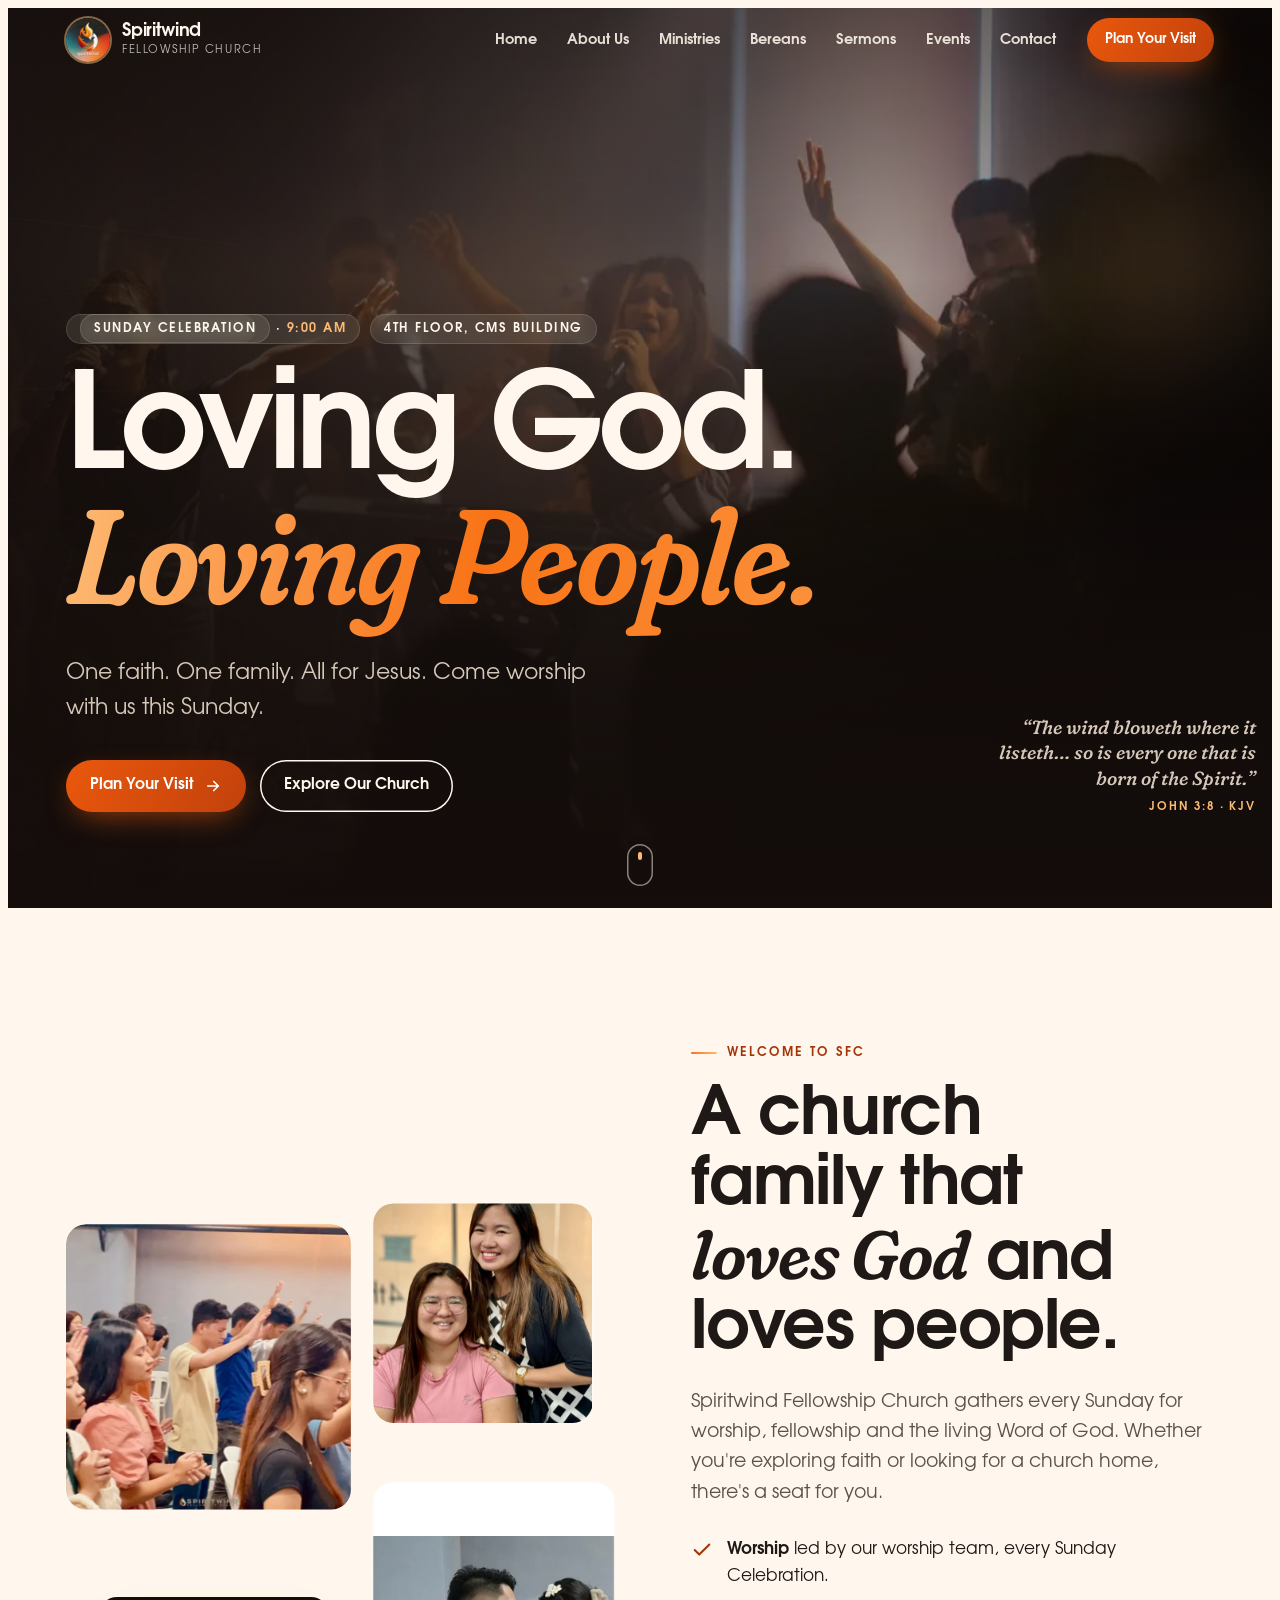
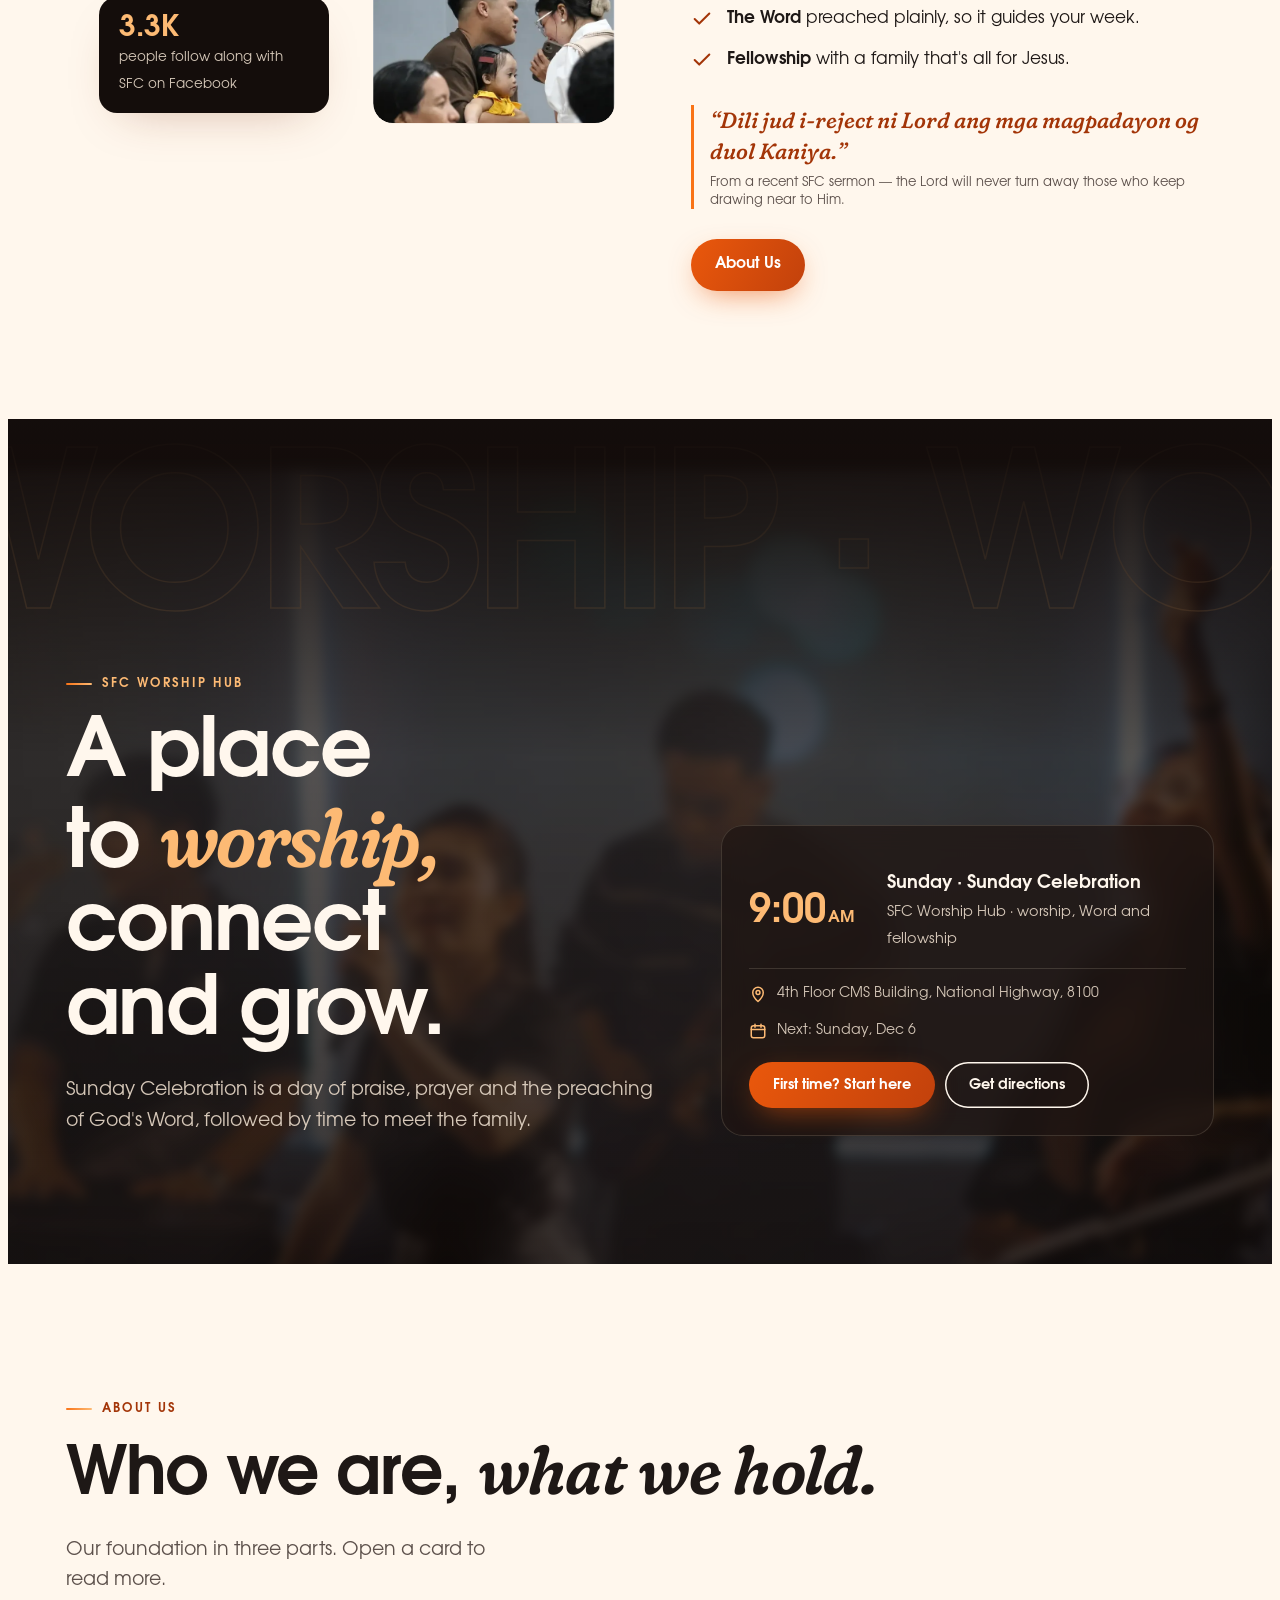
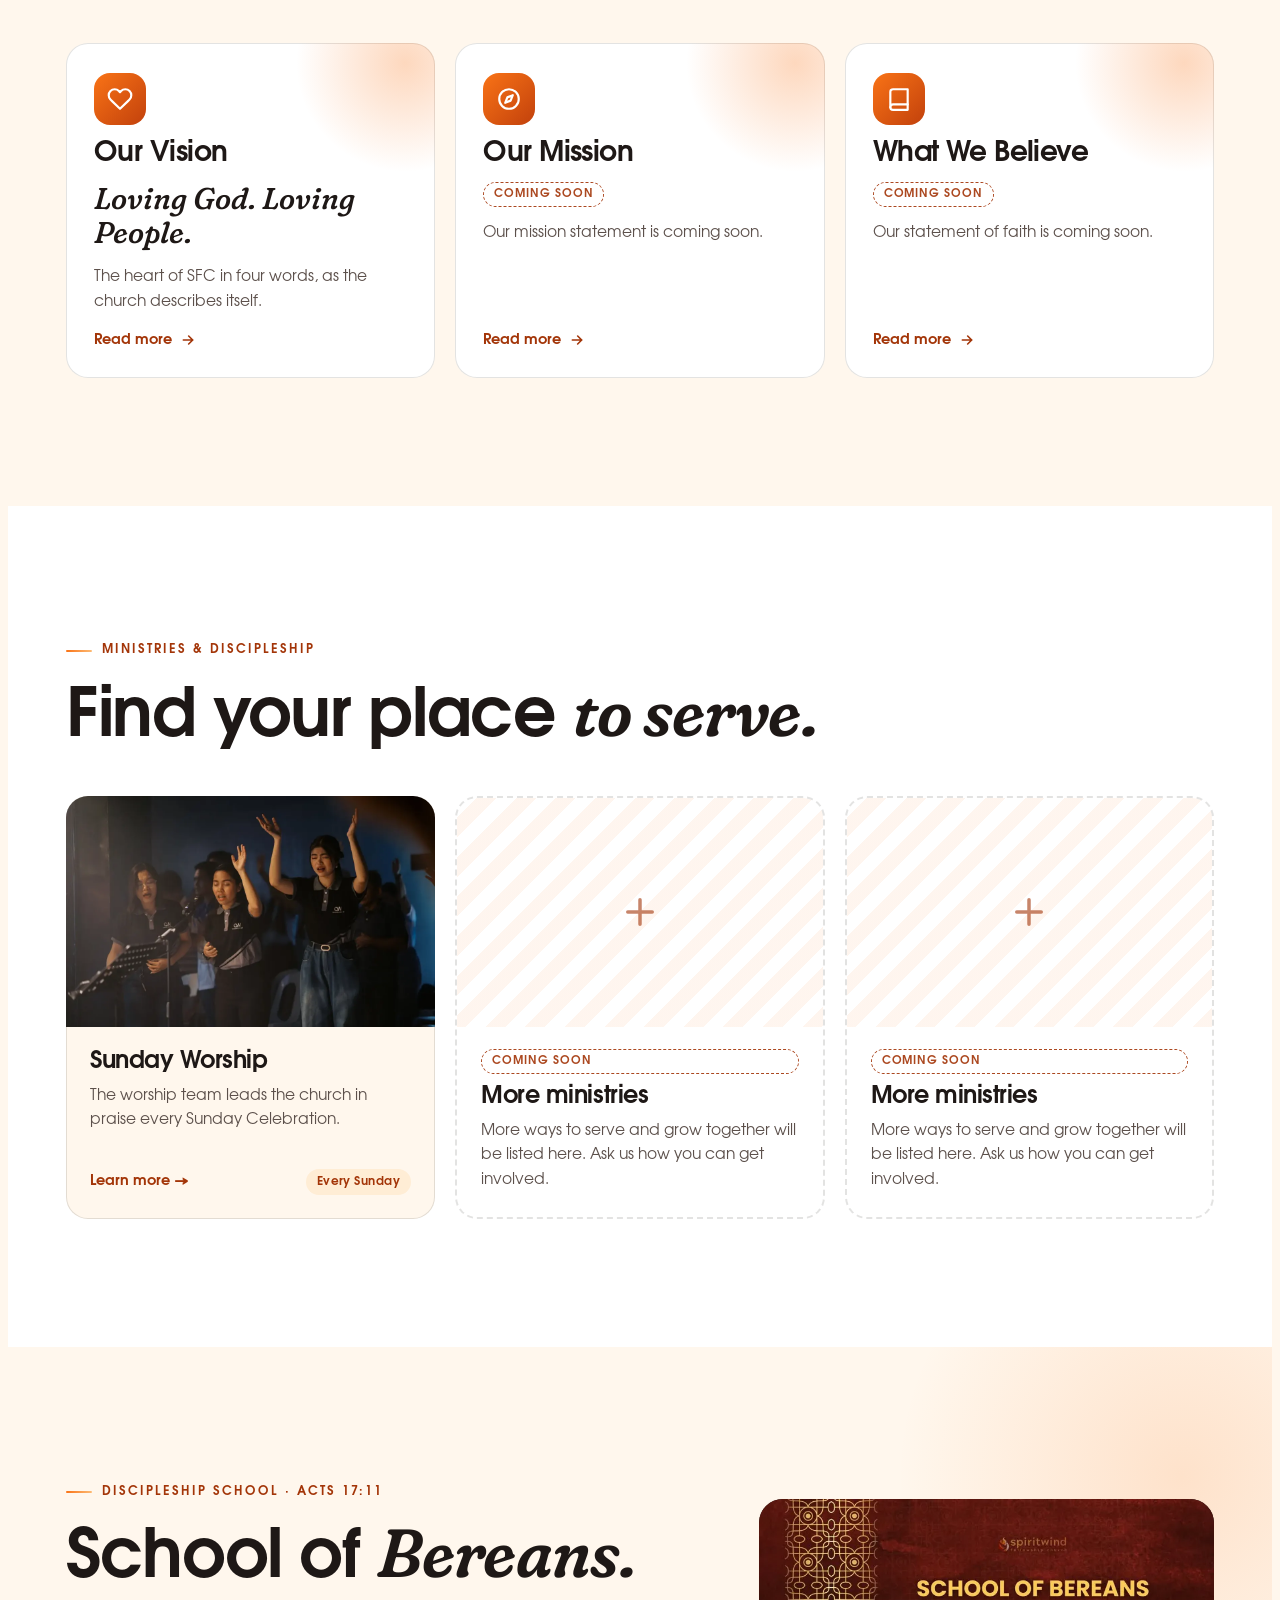
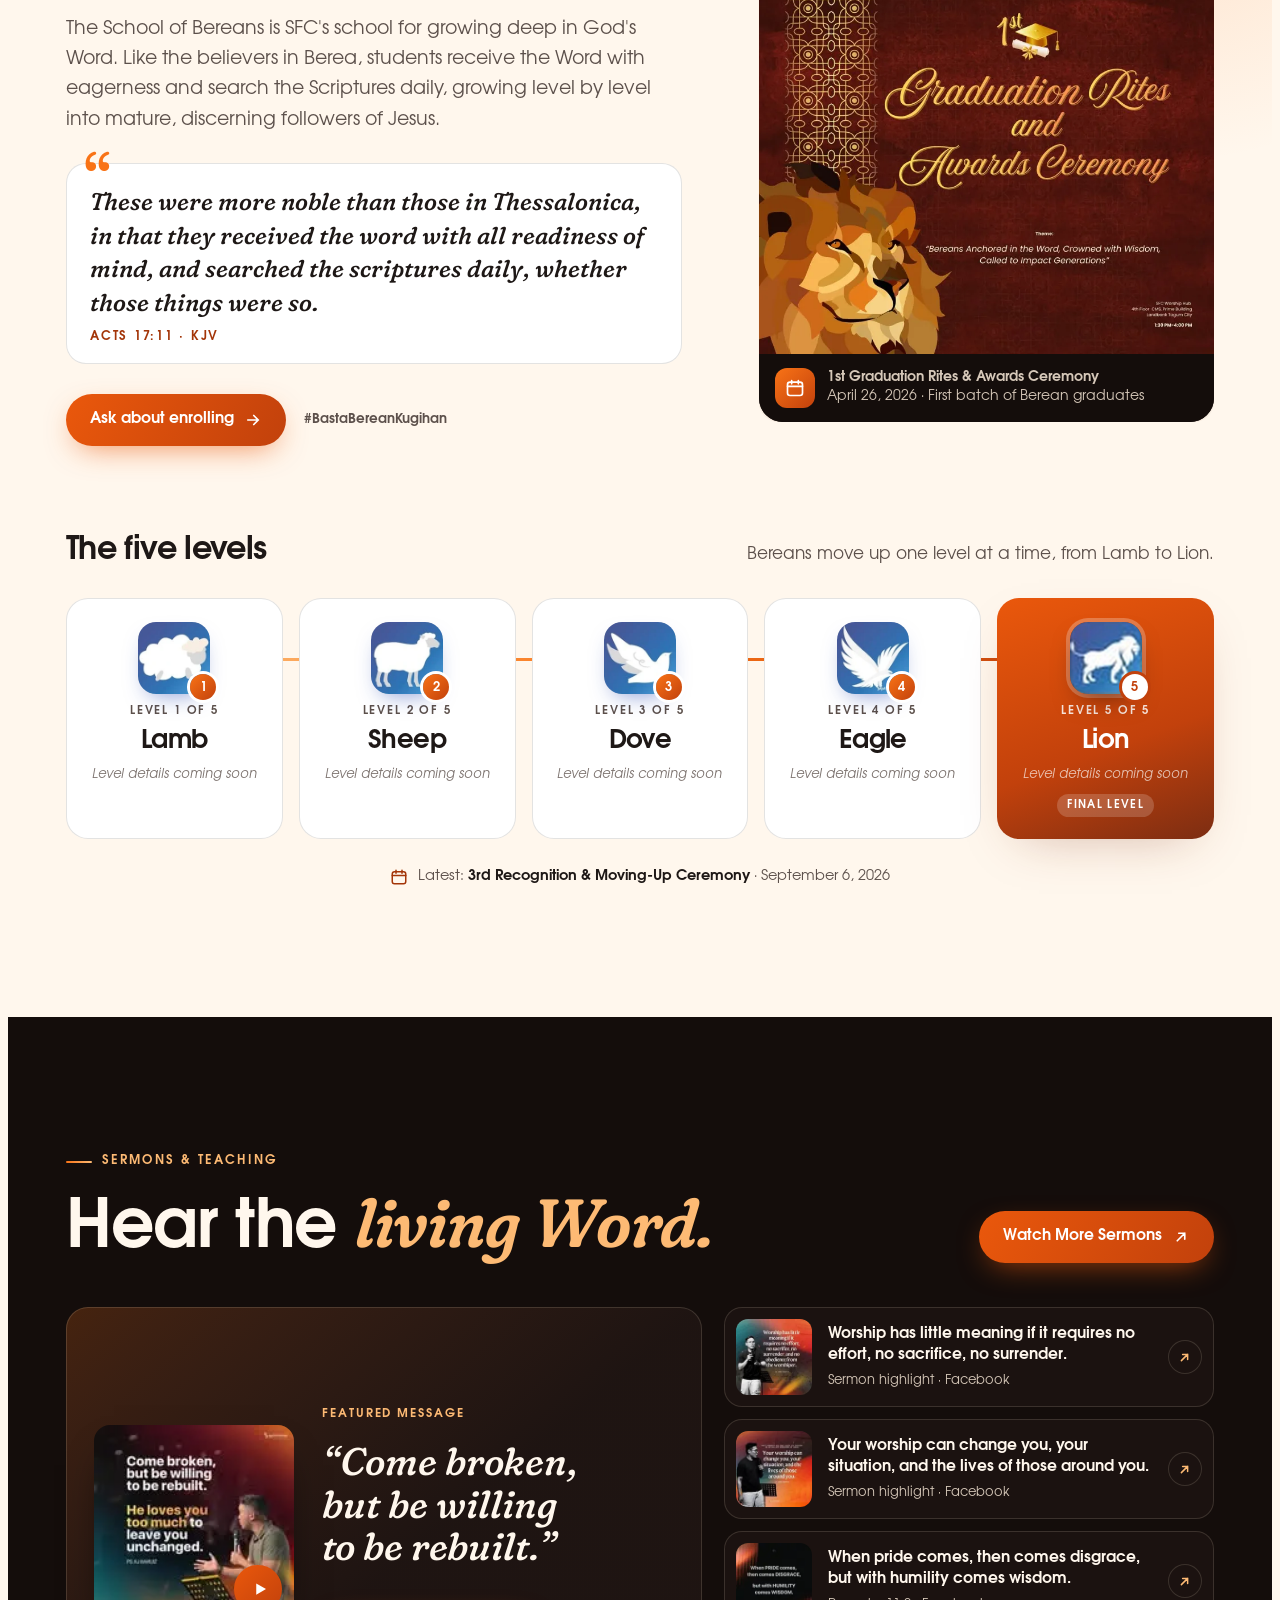
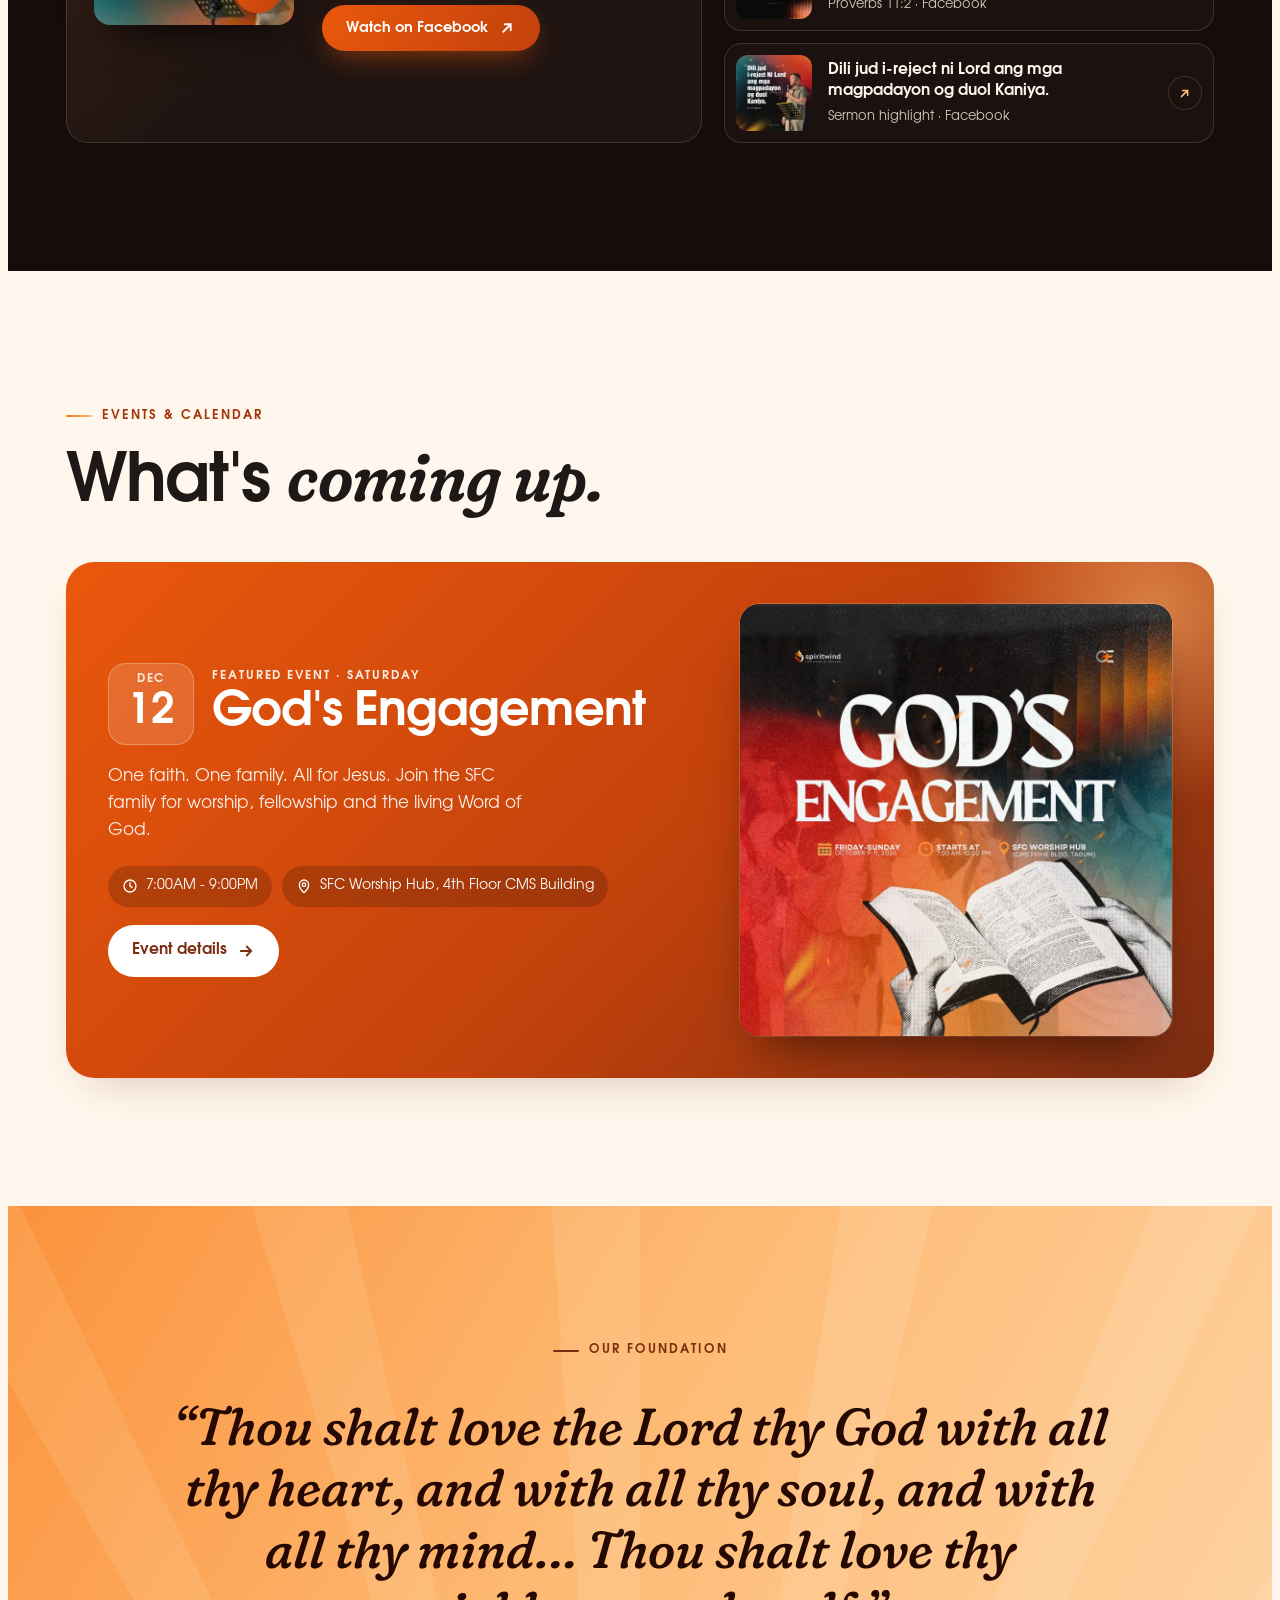
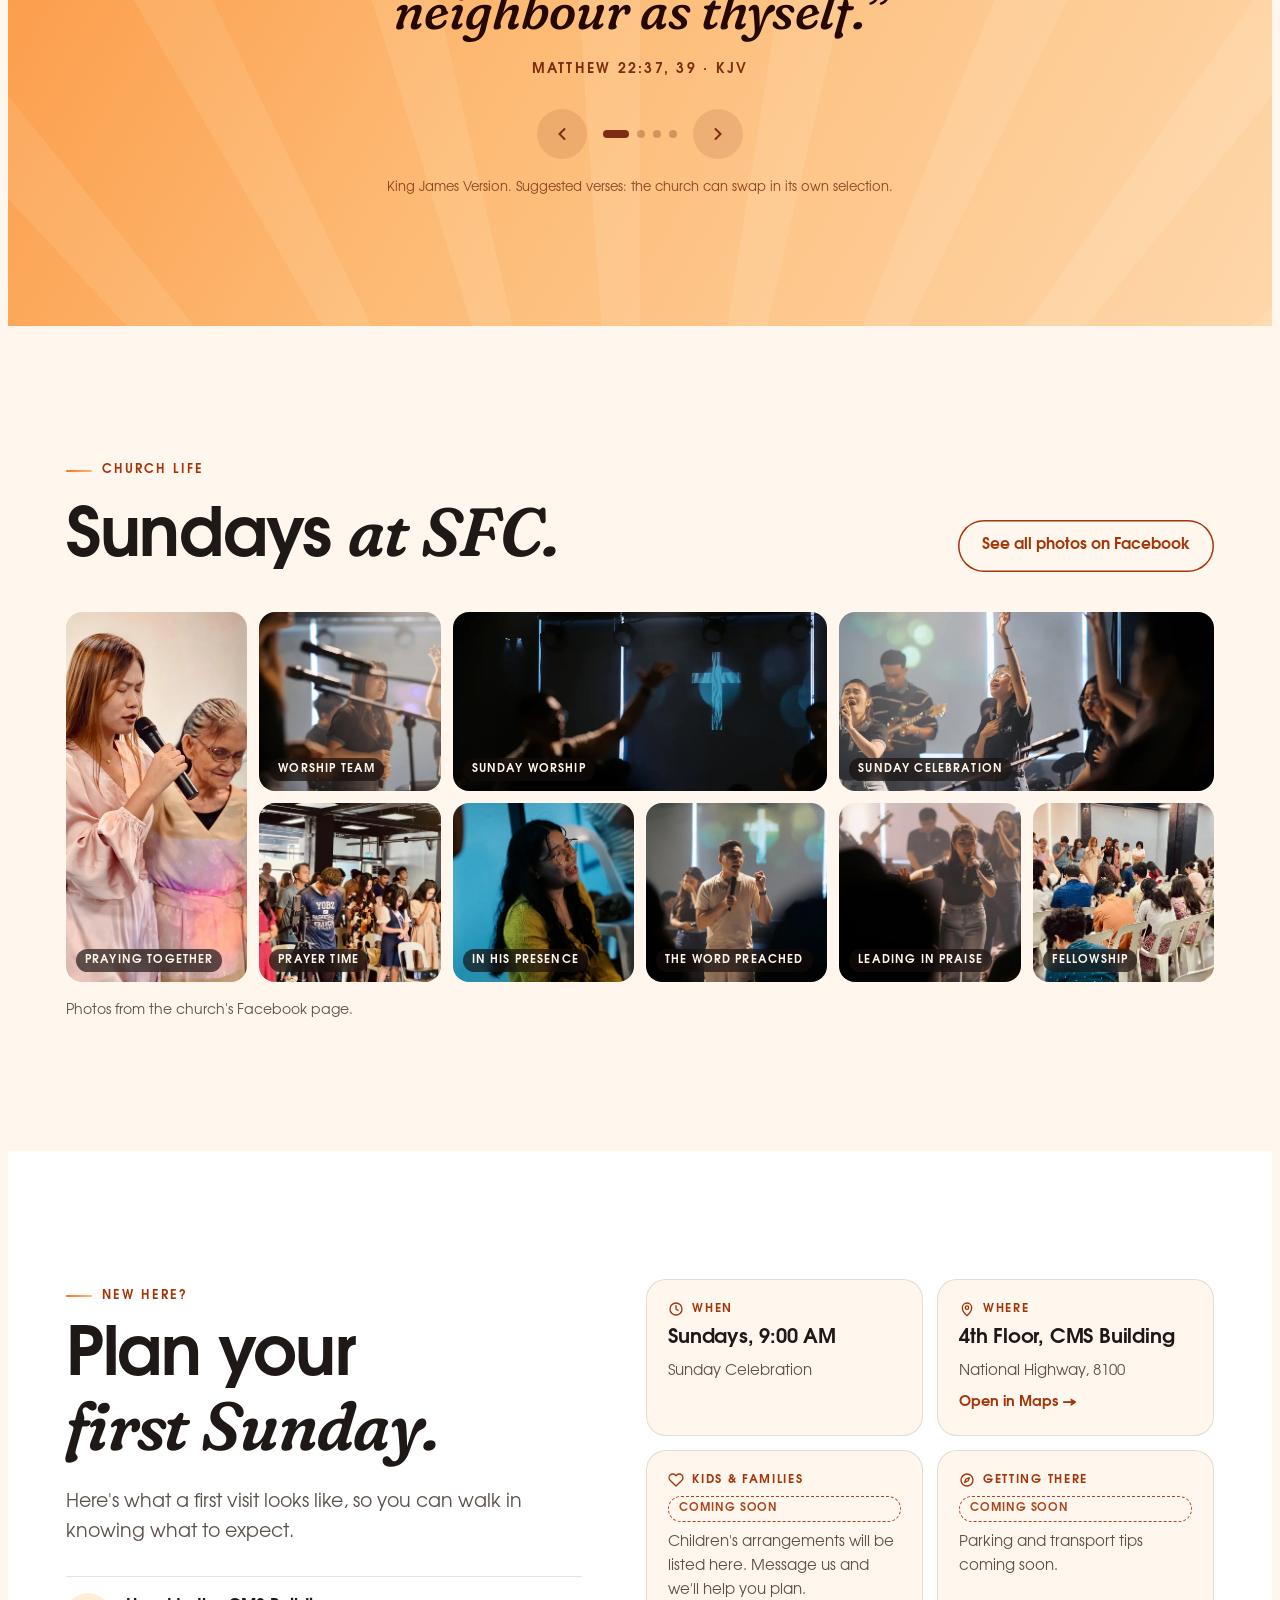
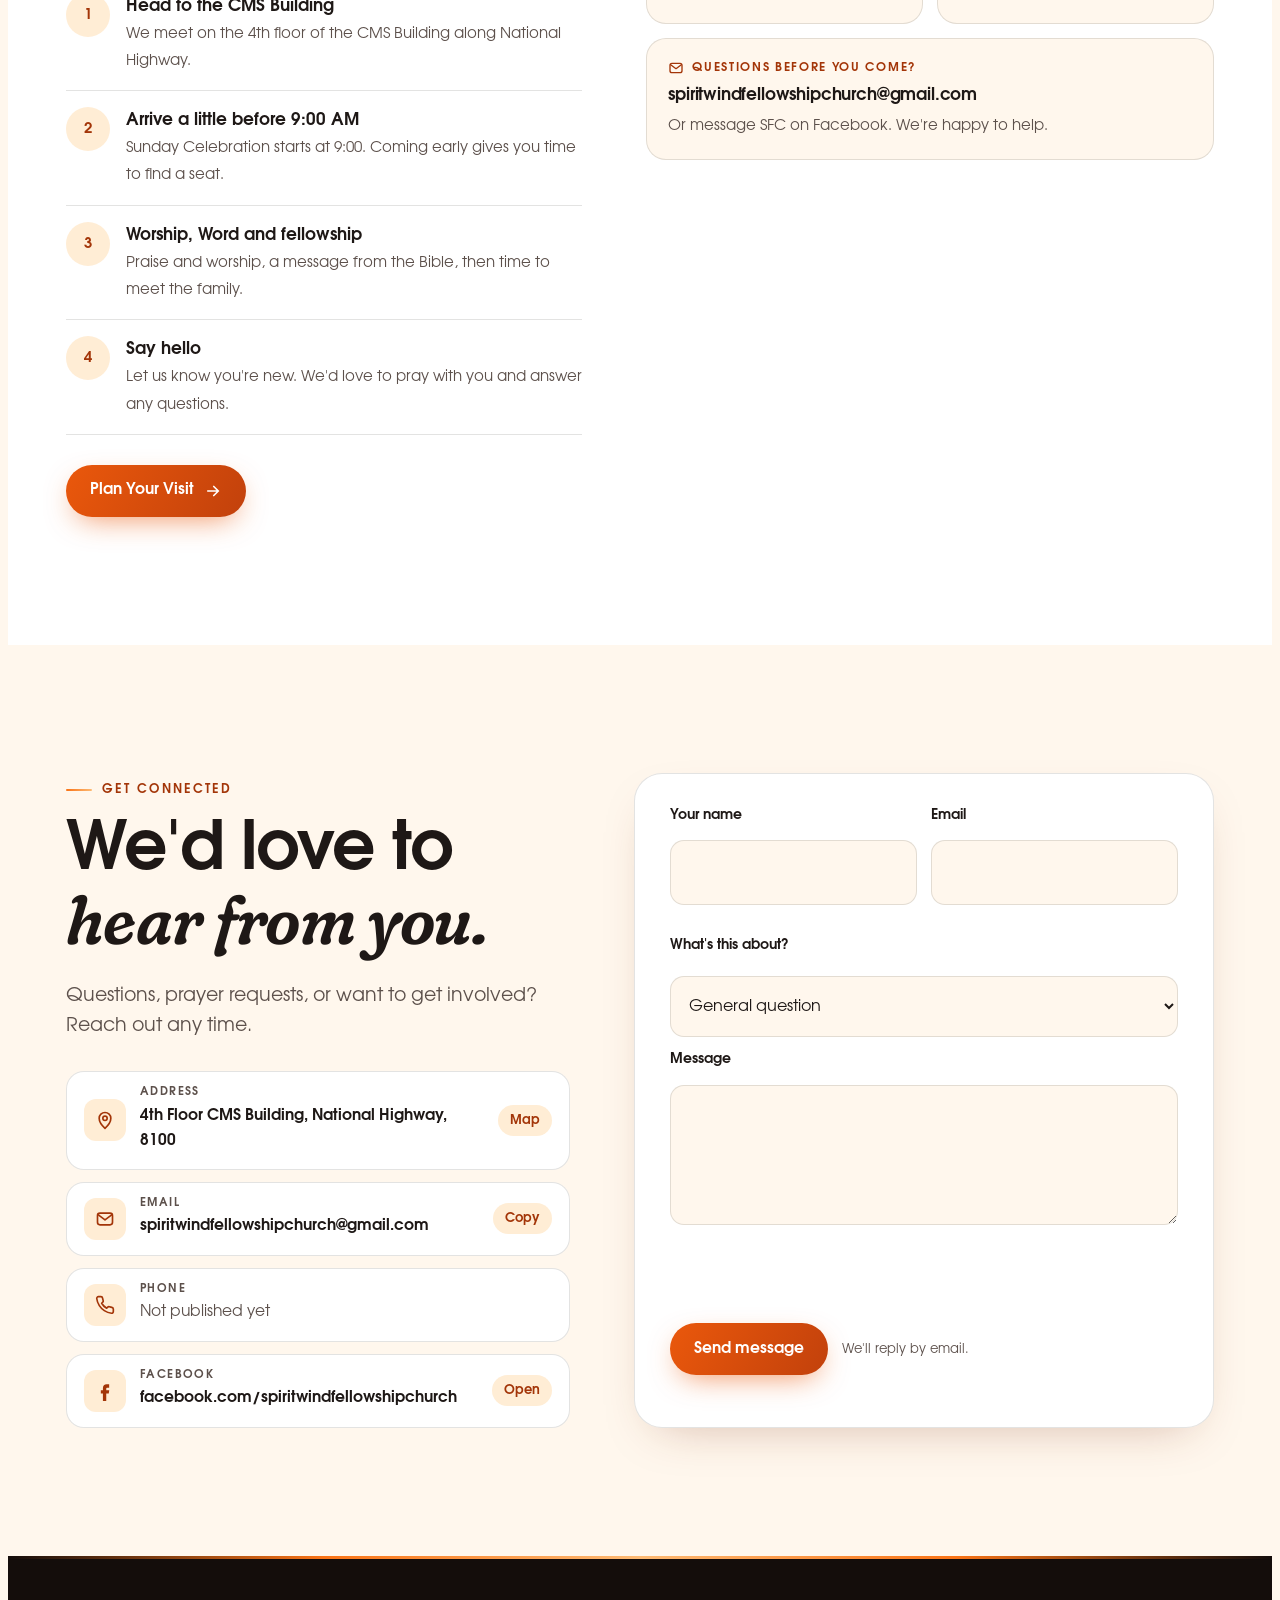
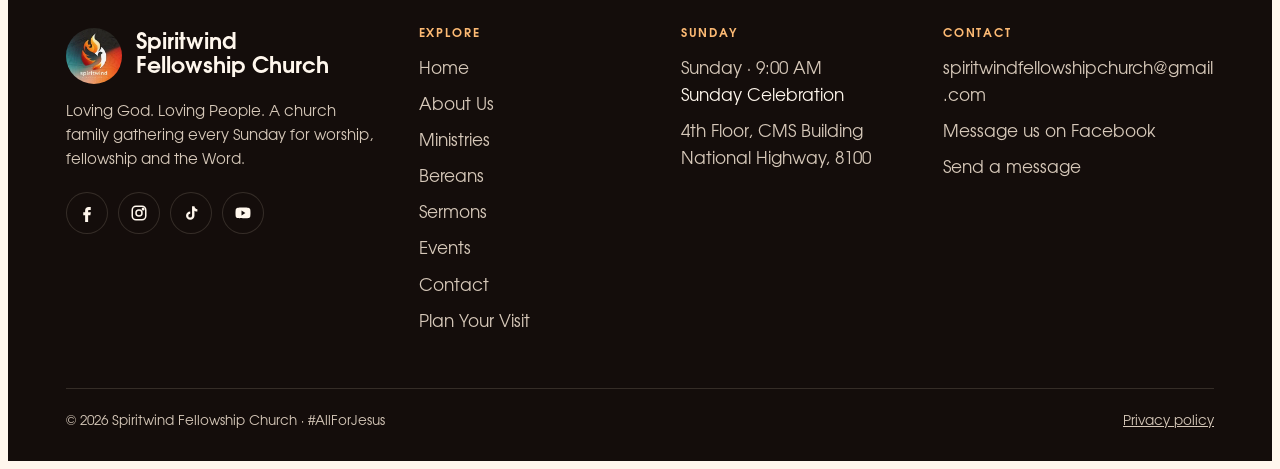
<file: index.html>
<!doctype html>
<html lang="en">
<head>
<meta charset="utf-8">
<meta name="viewport" content="width=device-width, initial-scale=1, viewport-fit=cover">
<title>Spiritwind Fellowship Church · Loving God. Loving People.</title>
<meta name="description" content="Spiritwind Fellowship Church (SFC) — Loving God. Loving People. Join our Sunday Celebration every Sunday at 9:00 AM, 4th Floor CMS Building, National Highway.">
<meta name="theme-color" content="#120E0C">
<!-- Live address. If you add a custom domain, update it here and in sitemap.xml, robots.txt and admin/config.yml -->
<link rel="canonical" href="https://spiritwindfc.github.io/spiritwindfc-web/">
<meta property="og:type" content="website">
<meta property="og:site_name" content="Spiritwind Fellowship Church">
<meta property="og:title" content="Spiritwind Fellowship Church">
<meta property="og:description" content="Loving God. Loving People. Sunday Celebration, 9:00 AM.">
<meta property="og:image" content="https://spiritwindfc.github.io/spiritwindfc-web/assets/img/og-image.jpg">
<meta property="og:url" content="https://spiritwindfc.github.io/spiritwindfc-web/">
<meta name="twitter:card" content="summary_large_image">
<link rel="icon" href="favicon.ico" sizes="any">
<link rel="icon" type="image/png" sizes="32x32" href="assets/icons/favicon-32.png">
<link rel="apple-touch-icon" href="assets/icons/apple-touch-icon.png">
<link rel="manifest" href="site.webmanifest">
<link rel="preload" href="assets/fonts/texgyreadventor-bold.woff2" as="font" type="font/woff2" crossorigin>
<link rel="preload" href="assets/fonts/texgyreadventor-regular.woff2" as="font" type="font/woff2" crossorigin>
<link rel="preload" href="assets/fonts/fraunces-italic.woff2" as="font" type="font/woff2" crossorigin>
<link rel="preload" as="image" href="assets/img/photo-worship-stage-wide.webp">
<link rel="stylesheet" href="assets/css/styles.css">
<script>/* apply the admin's saved "Look & feel" before first paint (set by main.js) */
(function(){try{var t=JSON.parse(localStorage.getItem("sfc-theme")||"null");if(!t)return;var r=document.documentElement;for(var k in t.vars)r.style.setProperty(k,t.vars[k]);if(t.shape==="original")r.setAttribute("data-logo","original");if(t.font){var l=document.createElement("link");l.rel="stylesheet";l.href=t.font;l.setAttribute("data-theme-font","");document.head.appendChild(l);}if(t.logo)document.addEventListener("DOMContentLoaded",function(){[].forEach.call(document.querySelectorAll(".brand img,.fbrand img"),function(i){i.src=t.logo;});});}catch(e){}})();
</script>
<script type="application/ld+json">
{"@context":"https://schema.org","@type":"Church","name":"Spiritwind Fellowship Church","alternateName":"SFC","slogan":"Loving God. Loving People.","url":"https://spiritwindfc.github.io/spiritwindfc-web/","logo":"https://spiritwindfc.github.io/spiritwindfc-web/assets/img/logo.png","email":"spiritwindfellowshipchurch@gmail.com",
 "address":{"@type":"PostalAddress","streetAddress":"4th Floor CMS Building, National Highway","postalCode":"8100","addressCountry":"PH"},
 "sameAs":["https://www.facebook.com/spiritwindfellowshipchurch","https://www.instagram.com/spiritwindfc","https://www.tiktok.com/@spiritwindfc"],
 "event":{"@type":"Event","name":"Sunday Celebration","eventSchedule":{"@type":"Schedule","repeatFrequency":"P1W","byDay":"https://schema.org/Sunday","startTime":"09:00","scheduleTimezone":"Asia/Manila"},"location":{"@type":"Place","name":"CMS Building, 4th Floor","address":"National Highway, 8100"}}}
</script>
</head>
<body>
<a class="skip" href="#welcome">Skip to content</a>
<div class="noscript" id="loadError" hidden>We couldn't load the latest church information. Please refresh the page, or email spiritwindfellowshipchurch@gmail.com.</div>
<noscript><div class="noscript">Turn on JavaScript to see service times, sermons and events. You can also email spiritwindfellowshipchurch@gmail.com.</div></noscript>
<header class="nav" id="nav">
  <div class="wrap">
    <a class="brand" href="#home" aria-label="Spiritwind Fellowship Church — home">
      <img src="assets/img/logo.webp" data-img="logo" alt="" width="44" height="44">
      <span><b>Spiritwind</b><small>Fellowship Church</small></span>
    </a>
    <ul class="links" id="navLinks"></ul>
    <a class="btn btn-primary cta-nav" href="#visit">Plan Your Visit</a>
    <button class="burger" id="burger" aria-label="Open menu" aria-expanded="false" aria-controls="drawer"><span></span><span></span><span></span></button>
  </div>
</header>

<div class="drawer" id="drawer" aria-hidden="true">
  <div class="scrim" data-close></div>
  <div class="panel" role="dialog" aria-modal="true" aria-label="Menu" data-lenis-prevent>
    <button class="close" data-close aria-label="Close menu">×</button>
    <nav id="drawerLinks"></nav>
    <a class="btn btn-primary" href="#visit" data-close>Plan Your Visit</a>
  </div>
</div>

<main id="main">
<!-- HERO -->
<section class="hero" id="home" aria-label="Welcome">
  <div class="layer photo" id="heroPhoto" data-speed="0.35" style="background-image:url('assets/img/photo-worship-stage-wide.webp')"></div>
  <div class="glow a"></div><div class="glow b"></div>
  <canvas id="wind" aria-hidden="true"></canvas>
  <div class="shade"></div>
  <div class="wrap content">
    <div class="meta rv"><span><span id="heroSvc">Sunday Celebration</span> · <b id="heroTime">9:00 AM</b></span><span id="heroPlace">4th Floor, CMS Building</span></div>
    <h1 class="h1 rv"><span class="line" id="heroLine1">Loving God.</span><span class="line"><em id="heroLine2">Loving People.</em></span></h1>
    <p class="sub rv" id="heroSub">One faith. One family. All for Jesus. Come worship with us this Sunday.</p>
    <div class="actions rv">
      <a class="btn btn-primary" href="#visit">Plan Your Visit <svg viewBox="0 0 24 24" fill="none" stroke="currentColor" stroke-width="2.2" stroke-linecap="round"><path d="M5 12h14M13 6l6 6-6 6"/></svg></a>
      <a class="btn btn-ghost" href="#welcome">Explore Our Church</a>
    </div>
  </div>
  <p class="verse" id="heroVerse" data-speed="-0.12">“The wind bloweth where it listeth… so is every one that is born of the Spirit.”<b>John 3:8 · KJV</b></p>
  <a class="scrollcue" href="#welcome" aria-label="Scroll to the welcome section"></a>
</section>

<!-- WELCOME -->
<section class="band welcome" id="welcome">
  <div class="wrap grid">
    <div class="collage">
      <figure class="c1 rv img"><img data-speed="0.06" src="assets/img/photo-worship-congregation.webp" id="welcomePhoto1" alt="The congregation worshiping with hands raised at Sunday Celebration"></figure>
      <figure class="c2 rv img"><img data-speed="-0.08" src="assets/img/photo-fellowship-friends.webp" id="welcomePhoto2" alt="Two church members smiling together after the service"></figure>
      <figure class="c3 rv img"><img data-speed="0.12" src="assets/img/photo-fellowship-family.webp" id="welcomePhoto3" alt="Church family greeting one another, a young family with their little one"></figure>
      <div class="badge"><strong id="followers">3.3K</strong><span>people follow along with SFC on Facebook</span></div>
    </div>
    <div>
      <span class="eyebrow rv">Welcome to SFC</span>
      <h2 class="h2 rv">A church family that <em>loves God</em> and loves people.</h2>
      <p class="lede rv" id="welcomeText">Spiritwind Fellowship Church gathers every Sunday for worship, fellowship and the living Word of God. Whether you're exploring faith or looking for a church home, there's a seat for you.</p>
      <ul class="points rv" id="welcomePoints">
        <li><svg viewBox="0 0 24 24" fill="none" stroke="currentColor" stroke-width="2.2" stroke-linecap="round" stroke-linejoin="round"><path d="M20 6 9 17l-5-5"/></svg><span><b>Worship</b> led by our worship team, every Sunday Celebration.</span></li>
        <li><svg viewBox="0 0 24 24" fill="none" stroke="currentColor" stroke-width="2.2" stroke-linecap="round" stroke-linejoin="round"><path d="M20 6 9 17l-5-5"/></svg><span><b>The Word</b> preached plainly, so it guides your week.</span></li>
        <li><svg viewBox="0 0 24 24" fill="none" stroke="currentColor" stroke-width="2.2" stroke-linecap="round" stroke-linejoin="round"><path d="M20 6 9 17l-5-5"/></svg><span><b>Fellowship</b> with a family that's all for Jesus.</span></li>
      </ul>
      <p class="bisaya rv" id="welcomeQuote">“Dili jud i-reject ni Lord ang mga magpadayon og duol Kaniya.”<small>From a recent SFC sermon — the Lord will never turn away those who keep drawing near to Him.</small></p>
      <div style="margin-top:30px" class="rv"><a class="btn btn-primary" href="#about">About Us</a></div>
    </div>
  </div>
</section>

<!-- WORSHIP -->
<section class="band stage worship" id="worship" aria-labelledby="worshipH">
  <div class="bgimg" id="worshipPhoto" style="background-image:url('assets/img/photo-worship-band.webp')" data-speed="0.25"></div>
  <div class="giant" aria-hidden="true" data-speed="-0.15" data-x="1">WORSHIP · WORSHIP ·</div>
  <div class="wrap grid">
    <div>
      <span class="eyebrow rv">SFC Worship Hub</span>
      <h2 class="rv" id="worshipH" style="margin-top:18px">A place to <em style="font-family:var(--f-serif);font-weight:600;color:var(--amber)">worship,</em> connect and grow.</h2>
      <p class="lede rv" id="worshipText" style="margin-top:22px">Sunday Celebration is a day of praise, prayer and the preaching of God's Word, followed by time to meet the family.</p>
    </div>
    <div class="svc rv" id="services"></div>
  </div>
</section>

<!-- ABOUT -->
<section class="band about" id="about">
  <div class="wrap">
    <div class="head">
      <div><span class="eyebrow rv">About Us</span><h2 class="h2 rv" style="margin-top:16px">Who we are, <em>what we hold.</em></h2></div>
      <p class="lede rv" style="max-width:42ch">Our foundation in three parts. Open a card to read more.</p>
    </div>
    <div class="cards3" id="pillars"></div>
  </div>
</section>

<!-- MINISTRIES -->
<section class="band ministries" id="ministries">
  <div class="wrap">
    <span class="eyebrow rv">Ministries &amp; Discipleship</span>
    <h2 class="h2 rv" style="margin-top:16px">Find your place <em>to serve.</em></h2>
    <div class="mgrid" id="ministryGrid"></div>
  </div>
</section>

<!-- SCHOOL OF BEREANS -->
<section class="band bereans" id="bereans" aria-labelledby="sobH">
  <div class="wrap">
    <div class="sob-head">
      <div class="sob-intro">
        <span class="eyebrow rv">Discipleship School · Acts 17:11</span>
        <h2 class="h2 rv" id="sobH" style="margin-top:16px">School of <em>Bereans.</em></h2>
        <p class="lede rv" id="sobIntro"></p>
        <blockquote class="sob-verse rv" id="sobVerse"></blockquote>
        <div class="sob-actions rv">
          <a class="btn btn-primary" href="#contact" data-inquiry="bereans">Ask about enrolling <svg viewBox="0 0 24 24" fill="none" stroke="currentColor" stroke-width="2.2" stroke-linecap="round"><path d="M5 12h14M13 6l6 6-6 6"/></svg></a>
          <span class="sob-tag" id="sobTag"></span>
        </div>
      </div>
      <figure class="sob-poster rv img">
        <img id="sobPoster" src="assets/img/sob-graduation-poster.webp" alt="School of Bereans 1st Graduation Rites and Awards Ceremony poster, with a golden lion">
        <figcaption id="sobMilestone"></figcaption>
      </figure>
    </div>

    <div class="sob-journey">
      <div class="sob-jhead rv"><h3>The five levels</h3><p>Bereans move up one level at a time, from Lamb to Lion.</p></div>
      <ol class="sob-track" id="sobLevels"></ol>
      <p class="sob-latest rv" id="sobLatest"></p>
    </div>
  </div>
</section>

<!-- SERMONS -->
<section class="band stage sermons" id="sermons">
  <div class="wrap">
    <div class="head">
      <div><span class="eyebrow rv">Sermons &amp; Teaching</span><h2 class="h2 rv" style="margin-top:16px">Hear the <em style="color:var(--amber)">living Word.</em></h2></div>
      <a class="btn btn-primary rv" id="moreSermons" href="#" target="_blank" rel="noopener">Watch More Sermons <svg viewBox="0 0 24 24" fill="none" stroke="currentColor" stroke-width="2.2" stroke-linecap="round"><path d="M7 17 17 7M9 7h8v8"/></svg></a>
    </div>
    <div class="sgrid">
      <article class="feat rv" id="featSermon"></article>
      <div class="slist" id="sermonList"></div>
    </div>
  </div>
</section>

<!-- EVENTS -->
<section class="band events" id="events">
  <div class="wrap">
    <span class="eyebrow rv">Events &amp; Calendar</span>
    <h2 class="h2 rv" style="margin-top:16px">What's <em>coming up.</em></h2>
    <div class="egrid" id="eventGrid"></div>
  </div>
</section>

<!-- SCRIPTURE -->
<section class="band scripture" id="scripture" aria-roledescription="carousel" aria-label="Scripture">
  <div class="rays" data-speed="0.18"></div>
  <div class="wrap">
    <span class="eyebrow">Our Foundation</span>
    <div class="vstage" aria-live="polite">
      <div><p class="vtext" id="vText"></p><div class="vref" id="vRef"></div></div>
    </div>
    <div class="vctl">
      <button id="vPrev" aria-label="Previous verse"><svg viewBox="0 0 24 24" fill="none" stroke="currentColor" stroke-width="2.4" stroke-linecap="round"><path d="M15 6l-6 6 6 6"/></svg></button>
      <div class="dots" id="vDots" aria-hidden="true"></div>
      <button id="vNext" aria-label="Next verse"><svg viewBox="0 0 24 24" fill="none" stroke="currentColor" stroke-width="2.4" stroke-linecap="round"><path d="M9 6l6 6-6 6"/></svg></button>
    </div>
    <p class="note">King James Version. Suggested verses: the church can swap in its own selection.</p>
  </div>
</section>

<!-- GALLERY -->
<section class="band gallery" id="gallery">
  <div class="wrap">
    <div class="head">
      <div><span class="eyebrow rv">Church Life</span><h2 class="h2 rv" style="margin-top:16px">Sundays <em>at SFC.</em></h2></div>
      <a class="btn btn-ghost rv" id="fbPhotos" href="#" target="_blank" rel="noopener" style="color:var(--otext)">See all photos on Facebook</a>
    </div>
    <div class="ggrid" id="galleryGrid"></div>
    <p class="note">Photos from the church's Facebook page.</p>
  </div>
</section>

<!-- VISIT -->
<section class="band visit" id="visit">
  <div class="wrap vgrid">
    <div>
      <span class="eyebrow rv">New Here?</span>
      <h2 class="h2 rv" style="margin-top:16px">Plan your <em>first Sunday.</em></h2>
      <p class="lede rv" style="margin-top:20px">Here's what a first visit looks like, so you can walk in knowing what to expect.</p>
      <ol class="steps rv" id="visitSteps"></ol>
      <a class="btn btn-primary rv" href="#contact" data-inquiry="visit">Plan Your Visit <svg viewBox="0 0 24 24" fill="none" stroke="currentColor" stroke-width="2.2" stroke-linecap="round"><path d="M5 12h14M13 6l6 6-6 6"/></svg></a>
    </div>
    <div class="vcards rv" id="visitCards"></div>
  </div>
</section>

<!-- CONTACT -->
<section class="band contact" id="contact">
  <div class="wrap cgrid">
    <div>
      <span class="eyebrow rv">Get Connected</span>
      <h2 class="h2 rv" style="margin-top:16px">We'd love to <em>hear from you.</em></h2>
      <p class="lede rv" style="margin-top:20px">Questions, prayer requests, or want to get involved? Reach out any time.</p>
      <div class="clist rv" id="contactList"></div>
    </div>
    <form class="card rv" id="cform" name="contact" method="POST" data-netlify="true" netlify-honeypot="website" novalidate>
      <input type="hidden" name="form-name" value="contact">
      <div class="frow">
        <div class="field"><label for="f-name">Your name</label><input id="f-name" name="name" autocomplete="name" required maxlength="80"><span class="err" id="e-name"></span></div>
        <div class="field"><label for="f-email">Email</label><input id="f-email" name="email" type="email" autocomplete="email" required maxlength="120"><span class="err" id="e-email"></span></div>
      </div>
      <div class="field"><label for="f-topic">What's this about?</label>
        <select id="f-topic" name="topic"></select></div>
      <div class="field"><label for="f-msg">Message</label><textarea id="f-msg" name="message" required maxlength="2000"></textarea><span class="err" id="e-msg"></span></div>
      <div class="hp" aria-hidden="true"><label for="f-web">Leave this empty</label><input id="f-web" name="website" tabindex="-1" autocomplete="off"></div>
      <div id="fstatus" role="status" aria-live="polite"></div>
      <div style="display:flex;gap:14px;align-items:center;flex-wrap:wrap"><button class="btn btn-primary" type="submit">Send message</button><span class="fnote">We'll reply by email.</span></div>
    </form>
  </div>
</section>
</main>

<footer>
  <div class="wrap">
    <div class="fgrid">
      <div>
        <div class="fbrand"><img src="assets/img/logo.webp" data-img="logo" alt="Spiritwind Fellowship Church logo"><b>Spiritwind<br>Fellowship Church</b></div>
        <p>Loving God. Loving People. A church family gathering every Sunday for worship, fellowship and the Word.</p>
        <div class="socials" id="socials"></div>
      </div>
      <div><h4>Explore</h4><ul id="footLinks"></ul></div>
      <div><h4>Sunday</h4><ul id="footSvc"></ul></div>
      <div><h4>Contact</h4><ul id="footContact"></ul></div>
    </div>
    <div class="fbottom"><span>© <span id="yr"></span> Spiritwind Fellowship Church · #AllForJesus</span><span><a href="privacy.html" style="color:var(--stage-muted)">Privacy policy</a></span></div>
  </div>
</footer>

<dialog id="dlg"><div class="modal" id="dlgBody" data-lenis-prevent></div></dialog>
<dialog id="lbx" aria-label="Photo viewer"><div class="lb">
  <button class="x" id="lbClose" aria-label="Close photo viewer">×</button>
  <img id="lbImg" alt="">
  <button class="nav-b prev" id="lbPrev" aria-label="Previous photo"><svg viewBox="0 0 24 24" fill="none" stroke="currentColor" stroke-width="2.4" stroke-linecap="round"><path d="M15 6l-6 6 6 6"/></svg></button>
  <button class="nav-b next" id="lbNext" aria-label="Next photo"><svg viewBox="0 0 24 24" fill="none" stroke="currentColor" stroke-width="2.4" stroke-linecap="round"><path d="M9 6l6 6-6 6"/></svg></button>
  <div class="cap"><span id="lbCap"></span><span id="lbCount"></span></div>
</div></dialog>
<div class="toast" id="toast" role="status"></div>

<script src="assets/js/vendor/lenis.min.js"></script>
<script src="assets/js/main.js"></script>
</body>
</html>
</file>
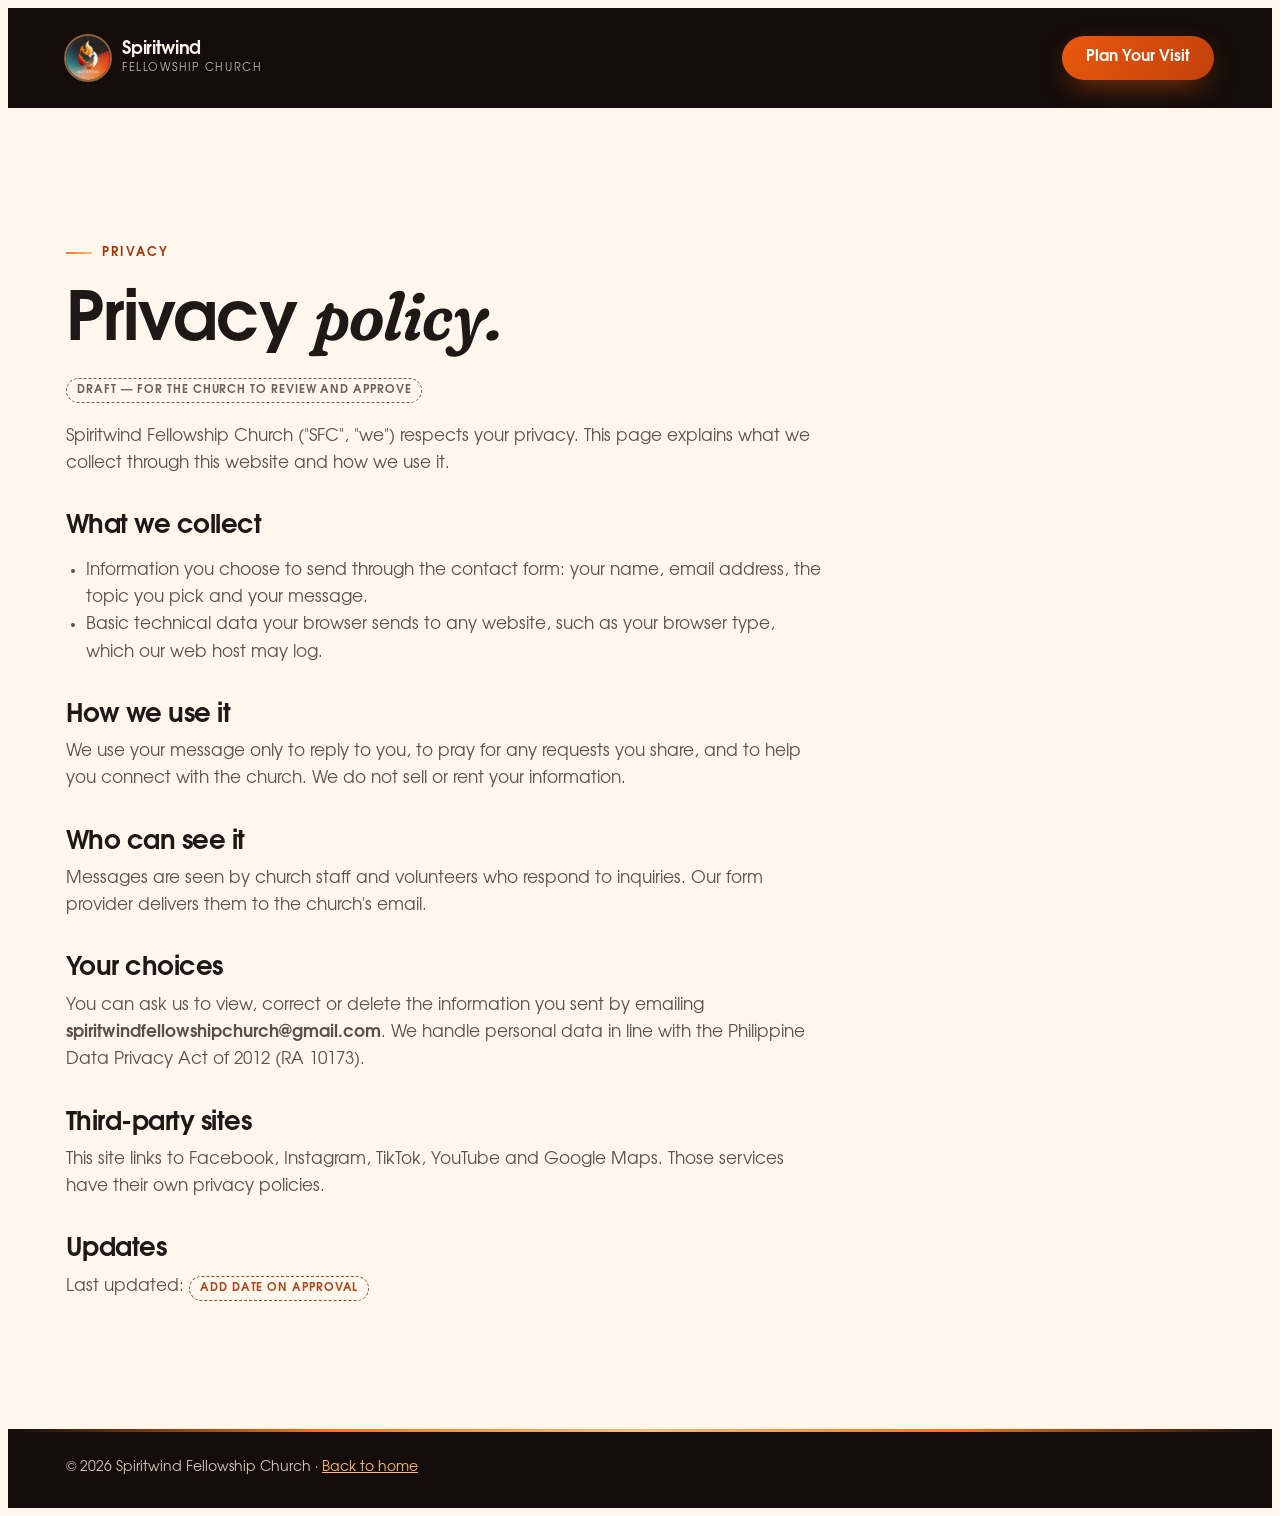
<file: privacy.html>
<!doctype html>
<html lang="en">
<head>
<meta charset="utf-8">
<meta name="viewport" content="width=device-width, initial-scale=1, viewport-fit=cover">
<title>Privacy Policy · Spiritwind Fellowship Church</title>
<meta name="robots" content="index,follow">
<link rel="icon" href="favicon.ico" sizes="any">
<link rel="apple-touch-icon" href="assets/icons/apple-touch-icon.png">
<link rel="stylesheet" href="assets/css/styles.css">
<script>/* apply the admin's saved "Look & feel" before first paint (set by main.js) */
(function(){try{var t=JSON.parse(localStorage.getItem("sfc-theme")||"null");if(!t)return;var r=document.documentElement;for(var k in t.vars)r.style.setProperty(k,t.vars[k]);if(t.shape==="original")r.setAttribute("data-logo","original");if(t.font){var l=document.createElement("link");l.rel="stylesheet";l.href=t.font;l.setAttribute("data-theme-font","");document.head.appendChild(l);}if(t.logo)document.addEventListener("DOMContentLoaded",function(){[].forEach.call(document.querySelectorAll(".brand img,.fbrand img"),function(i){i.src=t.logo;});});}catch(e){}})();
</script>
<style>
.page-top{background:var(--stage); color:var(--stage-ink); padding-block:calc(28px + env(safe-area-inset-top,0px)) 28px}
.page-top .wrap{display:flex; justify-content:space-between; align-items:center; gap:16px}
.doc{max-width:760px} .doc h2{font-size:26px; margin:36px 0 10px} .doc p,.doc li{color:var(--muted)} .doc ul{padding-left:20px}
</style>
</head>
<body>
<header class="page-top"><div class="wrap">
  <a class="brand" href="./"><img src="assets/img/logo.webp" alt="" width="44" height="44"><span><b>Spiritwind</b><small>Fellowship Church</small></span></a>
  <a class="btn btn-primary" href="./#visit" style="--h:44px">Plan Your Visit</a>
</div></header>
<main class="band"><div class="wrap"><div class="doc">
<span class="eyebrow">Privacy</span>
<h1 class="h2" style="margin:18px 0 18px">Privacy <em>policy.</em></h1>
<p class="todo" style="margin-bottom:20px">Draft — for the church to review and approve</p>
<p>Spiritwind Fellowship Church ("SFC", "we") respects your privacy. This page explains what we collect through this website and how we use it.</p>
<h2>What we collect</h2>
<ul><li>Information you choose to send through the contact form: your name, email address, the topic you pick and your message.</li><li>Basic technical data your browser sends to any website, such as your browser type, which our web host may log.</li></ul>
<h2>How we use it</h2>
<p>We use your message only to reply to you, to pray for any requests you share, and to help you connect with the church. We do not sell or rent your information.</p>
<h2>Who can see it</h2>
<p>Messages are seen by church staff and volunteers who respond to inquiries. Our form provider delivers them to the church's email.</p>
<h2>Your choices</h2>
<p>You can ask us to view, correct or delete the information you sent by emailing <b style="user-select:all">spiritwindfellowshipchurch@gmail.com</b>. We handle personal data in line with the Philippine Data Privacy Act of 2012 (RA 10173).</p>
<h2>Third-party sites</h2>
<p>This site links to Facebook, Instagram, TikTok, YouTube and Google Maps. Those services have their own privacy policies.</p>
<h2>Updates</h2>
<p>Last updated: <span class="todo">Add date on approval</span></p>
</div></div></main>
<footer style="padding-block:28px calc(28px + env(safe-area-inset-bottom,0px))"><div class="wrap" style="color:var(--stage-muted);font-size:14px">© <span id="yr"></span> Spiritwind Fellowship Church · <a href="./" style="color:var(--amber)">Back to home</a></div></footer>
<script>document.getElementById("yr").textContent=new Date().getFullYear();</script>
</body>
</html>
</file>
<file: assets/css/styles.css>
/* Spiritwind Fellowship Church — main stylesheet
   Layout concept: a Sunday morning in one scroll — dark "sanctuary" bands (hero, worship, sermons) alternate with warm daylight bands; a slow wind of amber light threads through the hero. */
/* ---------- Typefaces (self-hosted, see assets/fonts/ for licenses) ----------
   Avant Garde Gothic → TeX Gyre Adventor (free version of ITC Avant Garde Gothic, GUST Font License)
   Cooper BT          → Fraunces "Soft" (free soft serif inspired by Cooper, SIL OFL)
   If the church licenses the real ITC Avant Garde Gothic / Cooper BT webfonts, point these
   @font-face src lines at those files and keep the family names the same. */
@font-face{font-family:"SFC Avant"; src:url("../fonts/texgyreadventor-regular.woff2") format("woff2"); font-weight:400; font-style:normal; font-display:swap}
@font-face{font-family:"SFC Avant"; src:url("../fonts/texgyreadventor-bold.woff2") format("woff2"); font-weight:700; font-style:normal; font-display:swap}
@font-face{font-family:"SFC Avant"; src:url("../fonts/texgyreadventor-italic.woff2") format("woff2"); font-weight:400; font-style:italic; font-display:swap}
@font-face{font-family:"SFC Avant"; src:url("../fonts/texgyreadventor-bolditalic.woff2") format("woff2"); font-weight:700; font-style:italic; font-display:swap}
@font-face{font-family:"SFC Cooper"; src:url("../fonts/fraunces-normal.woff2") format("woff2"); font-weight:100 900; font-style:normal; font-display:swap}
@font-face{font-family:"SFC Cooper"; src:url("../fonts/fraunces-italic.woff2") format("woff2"); font-weight:100 900; font-style:italic; font-display:swap}

:root{
  /* Brand color scale (default: Spiritwind orange). The website admin can switch it under
     "Look & feel"; main.js then overrides --p-50 … --p-950 on <html>. Everything else derives from it. */
  --p-50:#FFF7ED; --p-100:#FFEDD5; --p-200:#FED7AA; --p-300:#FDBA74; --p-400:#FB923C; --p-500:#F97316;
  --p-600:#EA580C; --p-700:#C2410C; --p-800:#9A3412; --p-900:#7C2D12; --p-950:#431407;
  --p-deep:color-mix(in oklab, var(--p-950) 70%, black);
  --orange:var(--p-500); --burnt:var(--p-700); --amber:var(--p-300);
  --bg:var(--p-50); --surface:#FFFFFF;
  --ink:color-mix(in oklab, var(--p-950) 10%, #1a1817); --muted:color-mix(in oklab, var(--p-950) 16%, #5f5b58);
  --line:color-mix(in srgb, var(--ink) 12%, transparent);
  --otext:color-mix(in oklab, var(--p-700) 88%, black); --chip:var(--p-100);
  --btn-a:var(--p-600); --btn-b:var(--p-700); --btn-ink:#FFFFFF;
  --stage:color-mix(in oklab, var(--p-950) 14%, #0c0b0b); --stage-2:color-mix(in oklab, var(--p-950) 20%, #161414);
  --stage-ink:var(--p-50); --stage-muted:color-mix(in oklab, var(--p-200) 28%, #c6c2be);
  --stage-line:color-mix(in srgb, var(--p-100) 14%, transparent);
  --shadow:0 18px 50px -24px color-mix(in srgb, var(--p-900) 35%, transparent);
  --f-display:"SFC Avant","ITC Avant Garde Gothic","Century Gothic","URW Gothic",system-ui,sans-serif;
  --f-serif:"SFC Cooper","Cooper BT","Cooper Std",Georgia,serif;
  --cooper:"SOFT" 100,"WONK" 0;
  --f-body:"SFC Avant","ITC Avant Garde Gothic","Century Gothic","URW Gothic",system-ui,-apple-system,sans-serif;
  --logo-radius:50%;
  --r:22px; --gut:max(16px,env(safe-area-inset-left,0px)); --gutR:max(16px,env(safe-area-inset-right,0px));
  --wrap:1180px;
}
@media (prefers-color-scheme:dark){:root:not([data-theme="light"]){
  --bg:color-mix(in oklab, var(--p-950) 22%, #0f0e0e); --surface:color-mix(in oklab, var(--p-950) 26%, #181616);
  --ink:color-mix(in oklab, var(--p-50) 80%, #e8e6e4); --muted:color-mix(in oklab, var(--p-200) 25%, #a9a5a1);
  --line:color-mix(in srgb, var(--p-100) 13%, transparent);
  --otext:var(--p-400); --chip:color-mix(in oklab, var(--p-900) 45%, #1d1b1a); --shadow:0 18px 50px -24px rgba(0,0,0,.7); color-scheme:dark}}
:root[data-theme="dark"]{
  --bg:color-mix(in oklab, var(--p-950) 22%, #0f0e0e); --surface:color-mix(in oklab, var(--p-950) 26%, #181616);
  --ink:color-mix(in oklab, var(--p-50) 80%, #e8e6e4); --muted:color-mix(in oklab, var(--p-200) 25%, #a9a5a1);
  --line:color-mix(in srgb, var(--p-100) 13%, transparent);
  --otext:var(--p-400); --chip:color-mix(in oklab, var(--p-900) 45%, #1d1b1a); --shadow:0 18px 50px -24px rgba(0,0,0,.7); color-scheme:dark}

*{box-sizing:border-box}
html{scroll-behavior:smooth; scroll-padding-top:84px}
@media (prefers-reduced-motion:reduce){html{scroll-behavior:auto}}

/* Smooth scrolling (Lenis, assets/js/vendor) — required base styles */
html.lenis{scroll-behavior:auto}
html.lenis, html.lenis body{height:auto}
.lenis:not(.lenis-autoToggle).lenis-stopped{overflow:clip}
.lenis [data-lenis-prevent]{overscroll-behavior:contain}
.lenis.lenis-smooth iframe{pointer-events:none}
em{font-variation-settings:var(--cooper)}
body{background:var(--bg); color:var(--ink); font-family:var(--f-body); font-size:17px; line-height:1.6; overflow-x:hidden; -webkit-font-smoothing:antialiased}
body::before{content:""; position:fixed; inset:0 0 auto; height:env(safe-area-inset-top,0px); z-index:60; background:var(--stage)}
img{max-width:100%; display:block}
a{color:inherit}
h1,h2,h3{font-family:var(--f-display); line-height:1.02; margin:0; text-wrap:balance; letter-spacing:-.02em}
p{margin:0}
.wrap{max-width:var(--wrap); margin:0 auto; padding-left:var(--gut); padding-right:var(--gutR)}
.band{padding-block:clamp(72px,10vw,128px); position:relative}
.eyebrow{font:600 12.5px/1 var(--f-body); letter-spacing:.16em; text-transform:uppercase; color:var(--otext); display:inline-flex; gap:10px; align-items:center}
.eyebrow::before{content:""; width:26px; height:2px; border-radius:2px; background:linear-gradient(90deg,var(--orange),var(--amber))}
.h2{font-size:clamp(36px,5.6vw,68px); font-weight:800}
.h2 em,.h1 em{font-family:var(--f-serif); font-weight:600; font-style:italic; letter-spacing:-.01em; font-variation-settings:var(--cooper)}
.lede{font-size:clamp(17px,1.5vw,19px); color:var(--muted); max-width:58ch}
:focus-visible{outline:3px solid var(--amber); outline-offset:3px; border-radius:8px}

/* buttons */
.btn{--h:52px; display:inline-flex; align-items:center; gap:10px; height:var(--h); padding:0 24px; border-radius:999px; font:700 15.5px/1 var(--f-body); text-decoration:none; border:0; cursor:pointer; transition:transform .25s ease, box-shadow .25s ease, background .25s}
.btn-primary{background:linear-gradient(120deg,var(--btn-a),var(--btn-b)); color:var(--btn-ink); box-shadow:0 10px 30px -10px color-mix(in srgb, var(--p-600) 70%, transparent)}
.btn-primary:hover{transform:translateY(-2px); box-shadow:0 16px 36px -12px color-mix(in srgb, var(--p-600) 85%, transparent)}
.btn-ghost{background:transparent; color:currentColor; box-shadow:inset 0 0 0 1.5px currentColor}
.btn-ghost:hover{background:color-mix(in srgb, var(--p-300) 14%, transparent)}
.btn svg{width:18px; height:18px}
.chip{display:inline-flex; align-items:center; gap:6px; font:600 12px/1 var(--f-body); letter-spacing:.04em; padding:7px 11px; border-radius:999px; background:var(--chip); color:var(--otext)}
.todo{display:inline-flex; align-items:center; gap:6px; font:600 11.5px/1 var(--f-body); letter-spacing:.08em; text-transform:uppercase; padding:6px 10px; border-radius:999px; border:1.5px dashed currentColor; color:var(--otext); opacity:.9}

/* ===== NAV ===== */
.nav{position:fixed; z-index:50; left:0; right:0; top:env(safe-area-inset-top,0px); transition:background .35s, box-shadow .35s, padding .35s; padding-block:18px; color:var(--stage-ink)}
.nav .wrap{display:flex; align-items:center; gap:18px}
.brand{display:flex; align-items:center; gap:12px; text-decoration:none; margin-right:auto; min-width:0}
.brand img{width:44px; height:44px; border-radius:var(--logo-radius); object-fit:cover; box-shadow:0 0 0 2px color-mix(in srgb, var(--p-300) 50%, transparent)}
.brand b{font:800 18px/1 var(--f-display); letter-spacing:-.01em; display:block}
.brand small{font:500 11px/1.2 var(--f-body); letter-spacing:.14em; text-transform:uppercase; opacity:.75; display:block; margin-top:4px}
.links{display:flex; gap:4px; list-style:none; margin:0; padding:0}
.links a{display:block; padding:9px 13px; border-radius:999px; text-decoration:none; font:600 14.5px/1 var(--f-body); opacity:.88; transition:background .2s, opacity .2s}
.links a:hover{opacity:1; background:color-mix(in srgb, var(--p-300) 16%, transparent)}
.nav .btn{--h:44px; padding:0 18px; font-size:14px}
.nav.solid{background:color-mix(in srgb, var(--stage) 86%, transparent); backdrop-filter:saturate(1.3) blur(14px); -webkit-backdrop-filter:saturate(1.3) blur(14px); box-shadow:0 1px 0 var(--stage-line); padding-block:10px}
.burger{display:none; width:46px; height:46px; border-radius:50%; border:0; background:color-mix(in srgb, var(--p-50) 10%, transparent); color:inherit; cursor:pointer; place-items:center}
.burger span{display:block; width:20px; height:2px; background:currentColor; margin:4px auto; border-radius:2px; transition:transform .3s, opacity .3s}
@media (max-width:980px){ .links{display:none} .burger{display:grid} .nav .cta-nav{display:none} }
.drawer{position:fixed; inset:0; z-index:70; display:grid; grid-template-columns:1fr; pointer-events:none}
.drawer .scrim{position:absolute; inset:0; background:color-mix(in srgb, var(--stage) 55%, transparent); opacity:0; transition:opacity .35s}
.drawer .panel{position:absolute; top:0; right:0; bottom:0; width:min(88vw,380px); background:var(--stage); color:var(--stage-ink); transform:translateX(100%); transition:transform .45s cubic-bezier(.2,.8,.2,1); padding:calc(22px + env(safe-area-inset-top,0px)) calc(24px + env(safe-area-inset-right,0px)) calc(28px + env(safe-area-inset-bottom,0px)) 28px; display:flex; flex-direction:column; gap:8px; overflow:auto}
.drawer.open{pointer-events:auto} .drawer.open .scrim{opacity:1} .drawer.open .panel{transform:none}
.drawer .close{align-self:flex-end; width:44px; height:44px; border-radius:50%; border:0; background:color-mix(in srgb, var(--p-50) 10%, transparent); color:inherit; font-size:24px; cursor:pointer}
.drawer nav a{display:block; font:800 32px/1.15 var(--f-display); text-decoration:none; padding:8px 0; border-bottom:1px solid var(--stage-line)}
.drawer nav a:hover{color:var(--amber)}
.drawer .btn{margin-top:18px; justify-content:center}

/* ===== HERO ===== */
.hero{position:relative; min-height:min(100svh,940px); display:flex; align-items:flex-end; background:var(--stage); color:var(--stage-ink); overflow:hidden; isolation:isolate}
.hero .layer{position:absolute; inset:-12% 0; will-change:transform}
.hero .photo{background-size:cover; background-position:60% 45%; filter:saturate(1.08) contrast(1.04)}
.hero .shade{position:absolute; inset:0; background:
  radial-gradient(120% 90% at 70% 20%, transparent 0 30%, color-mix(in srgb, var(--stage) 55%, transparent) 70%),
  linear-gradient(90deg, color-mix(in srgb, var(--stage) 82%, transparent) 0%, color-mix(in srgb, var(--stage) 35%, transparent) 55%, color-mix(in srgb, var(--stage) 10%, transparent) 100%),
  linear-gradient(180deg, color-mix(in srgb, var(--stage) 55%, transparent) 0%, color-mix(in srgb, var(--stage) 15%, transparent) 30%, color-mix(in srgb, var(--stage) 60%, transparent) 65%, var(--stage) 100%)}
.hero canvas{position:absolute; inset:0; width:100%; height:100%; mix-blend-mode:screen; opacity:.9}
.glow{position:absolute; border-radius:50%; filter:blur(60px); mix-blend-mode:screen; opacity:.55; animation:drift 18s ease-in-out infinite alternate}
.glow.a{width:46vw; height:46vw; background:radial-gradient(circle,var(--p-500),transparent 65%); left:-12vw; bottom:-18vw}
.glow.b{width:30vw; height:30vw; background:radial-gradient(circle,var(--p-300),transparent 65%); right:-6vw; top:6vh; animation-duration:24s; opacity:.35}
@keyframes drift{to{transform:translate3d(6vw,-4vh,0) scale(1.08)}}
.hero .content{position:relative; z-index:2; width:100%; padding-block:140px clamp(56px,8vw,96px)}
.hero .meta{display:flex; flex-wrap:wrap; gap:10px; margin-bottom:26px}
.hero .meta span{font:600 12.5px/1 var(--f-body); letter-spacing:.12em; text-transform:uppercase; padding:9px 14px; border-radius:999px; background:color-mix(in srgb, var(--p-50) 10%, transparent); backdrop-filter:blur(8px); -webkit-backdrop-filter:blur(8px); box-shadow:inset 0 0 0 1px var(--stage-line)}
.hero .meta span b{color:var(--amber)}
.h1{font-size:clamp(54px,10.5vw,148px); font-weight:800; line-height:.92; letter-spacing:-.035em; max-width:12ch}
.h1 .line{display:block}
.h1 em{background:linear-gradient(100deg,var(--p-300),var(--p-500) 55%,var(--p-400)); -webkit-background-clip:text; background-clip:text; color:transparent; padding-right:.06em}
.hero .sub{margin-top:26px; font-size:clamp(18px,1.8vw,22px); color:var(--stage-muted); max-width:44ch}
.hero .actions{display:flex; flex-wrap:wrap; gap:14px; margin-top:34px}
.hero .verse{position:absolute; right:var(--gutR); bottom:clamp(56px,8vw,96px); z-index:2; max-width:280px; text-align:right; font:500 italic 19px/1.35 var(--f-serif); color:var(--stage-muted); font-variation-settings:var(--cooper)}
.hero .verse b{display:block; font:600 11.5px/1 var(--f-body); font-style:normal; letter-spacing:.16em; text-transform:uppercase; color:var(--amber); margin-top:10px}
@media (max-width:860px){.hero .verse{display:none}}
.scrollcue{position:absolute; left:50%; bottom:22px; z-index:3; transform:translateX(-50%); width:26px; height:42px; border-radius:20px; box-shadow:inset 0 0 0 1.5px color-mix(in srgb, var(--p-50) 50%, transparent); display:flex; justify-content:center; padding-top:8px; text-decoration:none}
.scrollcue::after{content:""; width:4px; height:8px; border-radius:4px; background:var(--amber); animation:cue 1.8s ease-in-out infinite}
@media (max-width:600px){.scrollcue{display:none}}
@keyframes cue{0%{transform:translateY(0);opacity:1}70%{transform:translateY(12px);opacity:0}100%{opacity:0}}

/* ===== WELCOME ===== */
.welcome .grid{display:grid; grid-template-columns:1.05fr 1fr; gap:clamp(36px,6vw,90px); align-items:center}
.collage{position:relative; height:clamp(380px,44vw,520px)}
.collage figure{position:absolute; margin:0; border-radius:20px; overflow:hidden; box-shadow:var(--shadow); background:var(--surface)}
.collage figure img{width:100%; height:120%; margin-top:-10%; object-fit:cover; will-change:transform}
.collage .c1{width:52%; aspect-ratio:1; left:0; top:4%; z-index:2}
.collage .c2{width:40%; aspect-ratio:1; right:4%; top:0}
.collage .c3{width:44%; aspect-ratio:1; right:0; bottom:0; z-index:3}
.collage .badge{position:absolute; left:6%; bottom:2%; z-index:4; background:var(--stage); color:var(--stage-ink); border-radius:18px; padding:16px 20px; box-shadow:var(--shadow); max-width:230px}
.collage .badge strong{font:800 30px/1 var(--f-display); color:var(--amber); display:block}
.collage .badge span{font-size:13.5px; color:var(--stage-muted)}
.welcome h2{margin:18px 0 22px}
.welcome .points{display:grid; gap:14px; margin:28px 0 32px; padding:0; list-style:none}
.welcome .points li{display:flex; gap:14px; align-items:flex-start}
.welcome .points svg{flex:none; width:22px; height:22px; color:var(--otext); margin-top:3px}
.bisaya{font:500 italic 22px/1.4 var(--f-serif); color:var(--otext); border-left:3px solid var(--orange); padding-left:16px; margin-top:6px; font-variation-settings:var(--cooper)}
.bisaya small{display:block; font:500 13px/1.4 var(--f-body); font-style:normal; color:var(--muted); margin-top:6px}
@media (max-width:900px){.welcome .grid{grid-template-columns:1fr}}

/* ===== WORSHIP (stage) ===== */
.stage{background:var(--stage); color:var(--stage-ink); overflow:hidden; isolation:isolate}
.stage .eyebrow{color:var(--amber)}
.stage .lede{color:var(--stage-muted)}
.worship .bgimg{position:absolute; inset:-15% -5%; background-size:cover; background-position:center; filter:blur(6px) saturate(1.2) brightness(.5); transform:scale(1.06); z-index:-2}
.worship::after{content:""; position:absolute; inset:0; z-index:-1; background:linear-gradient(180deg,var(--stage) 0%, color-mix(in srgb, var(--stage) 40%, transparent) 40%, color-mix(in srgb, var(--stage) 65%, transparent) 100%)}
.giant{font:800 clamp(80px,17vw,250px)/.82 var(--f-display); letter-spacing:-.05em; color:transparent; -webkit-text-stroke:1.5px color-mix(in srgb, var(--p-300) 35%, transparent); white-space:nowrap; position:absolute; left:0; top:40px; z-index:-1; pointer-events:none}
.worship .grid{display:grid; grid-template-columns:1.2fr 1fr; gap:clamp(30px,5vw,70px); align-items:end; margin-top:120px}
.worship h2{font-size:clamp(40px,6.4vw,84px)}
.svc{background:color-mix(in srgb, var(--stage-2) 72%, transparent); backdrop-filter:blur(12px); -webkit-backdrop-filter:blur(12px); border-radius:var(--r); box-shadow:inset 0 0 0 1px var(--stage-line); padding:28px}
.svc .row{display:flex; gap:18px; align-items:center; padding:16px 0; border-bottom:1px solid var(--stage-line)}
.svc .row:last-of-type{border-bottom:0}
.svc .time{font:800 40px/1 var(--f-display); color:var(--amber); font-variant-numeric:tabular-nums; min-width:120px}
.svc .time small{font-size:16px; margin-left:2px}
.svc .what b{display:block; font-size:18px}
.svc .what span{color:var(--stage-muted); font-size:14.5px}
.svc .note{display:flex; gap:10px; align-items:center; margin-top:14px; font-size:14px; color:var(--stage-muted)}
.svc .note svg{flex:none; width:18px; height:18px; color:var(--amber)}
.svc .actions{display:flex; gap:10px; flex-wrap:wrap; margin-top:20px}
.svc .btn{--h:46px; font-size:14.5px}
@media (max-width:900px){.worship .grid{grid-template-columns:1fr; margin-top:90px}}

/* ===== ABOUT CARDS ===== */
.about .head{display:flex; flex-wrap:wrap; gap:24px; align-items:end; justify-content:space-between; margin-bottom:48px}
.cards3{display:grid; grid-template-columns:repeat(3,1fr); gap:20px}
.pillar{position:relative; text-align:left; border:0; font:inherit; color:inherit; cursor:pointer; background:var(--surface); border-radius:var(--r); padding:30px 28px 26px; box-shadow:inset 0 0 0 1px var(--line); overflow:hidden; transition:transform .35s cubic-bezier(.2,.8,.2,1), box-shadow .35s; display:flex; flex-direction:column; gap:14px; min-height:290px}
.pillar::before{content:""; position:absolute; width:220px; height:220px; right:-80px; top:-90px; border-radius:50%; background:radial-gradient(circle,color-mix(in srgb, var(--p-500) 28%, transparent),transparent 70%); transition:transform .5s}
.pillar:hover{transform:translateY(-6px); box-shadow:inset 0 0 0 1px color-mix(in srgb, var(--p-500) 45%, transparent), var(--shadow)}
.pillar:hover::before{transform:scale(1.4)}
.pillar .ico{width:52px; height:52px; border-radius:16px; display:grid; place-items:center; background:linear-gradient(135deg,var(--orange),var(--burnt)); color:#fff}
.pillar .ico svg{width:26px; height:26px}
.pillar h3{font-size:28px; font-weight:800}
.pillar p{color:var(--muted); font-size:15.5px}
.pillar .big{font:500 italic 30px/1.15 var(--f-serif); color:var(--ink); font-variation-settings:var(--cooper)}
.pillar .more{margin-top:auto; display:inline-flex; align-items:center; gap:8px; font-weight:700; font-size:14.5px; color:var(--otext)}
.pillar .more svg{width:16px; transition:transform .3s}
.pillar:hover .more svg{transform:translateX(4px)}
@media (max-width:900px){.cards3{grid-template-columns:1fr} .pillar{min-height:0}}

/* ===== MINISTRIES ===== */
.ministries{background:var(--surface)}
.mgrid{display:grid; grid-template-columns:repeat(3,1fr); gap:20px; margin-top:44px}
.mcard{border-radius:var(--r); overflow:hidden; background:var(--bg); box-shadow:inset 0 0 0 1px var(--line); display:flex; flex-direction:column; transition:transform .35s, box-shadow .35s}
.mcard:hover{transform:translateY(-5px); box-shadow:inset 0 0 0 1px color-mix(in srgb, var(--p-500) 45%, transparent), var(--shadow)}
.mcard .ph{aspect-ratio:16/10; overflow:hidden; position:relative; background:var(--stage)}
.mcard .ph img{width:100%; height:100%; object-fit:cover; transition:transform .8s cubic-bezier(.2,.8,.2,1)}
.mcard:hover .ph img{transform:scale(1.07)}
.mcard .ph::after{content:""; position:absolute; inset:auto 0 0; height:4px; background:linear-gradient(90deg,var(--orange),var(--amber)); transform:scaleX(0); transform-origin:left; transition:transform .5s}
.mcard:hover .ph::after{transform:scaleX(1)}
.mcard .body{padding:22px 24px 24px; display:flex; flex-direction:column; gap:10px; flex:1}
.mcard h3{font-size:24px; font-weight:800}
.mcard p{color:var(--muted); font-size:15.5px}
.mcard .foot{margin-top:auto; padding-top:8px; display:flex; justify-content:space-between; align-items:center; gap:10px; flex-wrap:wrap}
.mcard .foot a{font-weight:700; font-size:14.5px; color:var(--otext); text-decoration:none}
.mcard.placeholder{background:transparent; box-shadow:none; border:2px dashed var(--line)}
.mcard.placeholder .ph{display:grid; place-items:center; background:repeating-linear-gradient(135deg,transparent 0 14px,color-mix(in srgb, var(--p-500) 7%, transparent) 14px 28px)}
.mcard.placeholder .ph svg{width:42px; height:42px; color:var(--otext); opacity:.6}
@media (max-width:900px){.mgrid{grid-template-columns:1fr 1fr}} @media (max-width:600px){.mgrid{grid-template-columns:1fr}}

/* ===== SCHOOL OF BEREANS ===== */
.bereans{overflow:hidden; isolation:isolate}
.bereans::before{content:""; position:absolute; z-index:-1; width:620px; height:620px; right:-220px; top:-180px; border-radius:50%; background:radial-gradient(circle,color-mix(in srgb, var(--p-500) 16%, transparent),transparent 65%)}
.sob-head{display:grid; grid-template-columns:minmax(0,1.15fr) minmax(0,.85fr); gap:clamp(36px,6vw,90px); align-items:center}
.sob-intro .lede{margin-top:20px}
.sob-verse{margin:28px 0 0; padding:22px 24px 20px; border-radius:20px; background:var(--surface); box-shadow:inset 0 0 0 1px var(--line); position:relative}
.sob-verse::before{content:"“"; position:absolute; top:-18px; left:18px; font:400 72px/1 var(--f-serif); color:var(--orange); font-variation-settings:var(--cooper)}
.sob-verse p{font:500 italic clamp(20px,2vw,24px)/1.4 var(--f-serif); color:var(--ink); font-variation-settings:var(--cooper)}
.sob-verse cite{display:block; margin-top:12px; font:700 12.5px/1 var(--f-body); font-style:normal; letter-spacing:.14em; text-transform:uppercase; color:var(--otext)}
.sob-actions{display:flex; flex-wrap:wrap; gap:14px 18px; align-items:center; margin-top:30px}
.sob-tag{font:600 13.5px/1.3 var(--f-body); color:var(--muted)}
.sob-poster{margin:0; position:relative; border-radius:24px; overflow:hidden; box-shadow:var(--shadow); background:var(--stage)}
.sob-poster img{width:100%; aspect-ratio:1; object-fit:cover}
.sob-poster figcaption{display:flex; gap:12px; align-items:center; padding:14px 16px; background:var(--stage); color:var(--p-50); font-size:14px; line-height:1.35}
.sob-poster figcaption b{display:block; font-weight:700}
.sob-poster figcaption span{color:var(--stage-muted)}
.sob-poster figcaption .cap-ic{flex:none; width:40px; height:40px; border-radius:12px; display:grid; place-items:center; background:linear-gradient(135deg,var(--orange),var(--burnt)); color:#fff}
.sob-poster figcaption .cap-ic svg{width:20px; height:20px}

.sob-journey{margin-top:clamp(56px,7vw,88px)}
.sob-jhead{display:flex; flex-wrap:wrap; justify-content:space-between; align-items:baseline; gap:8px 24px; margin-bottom:30px}
.sob-jhead h3{font-size:clamp(26px,2.6vw,32px); font-weight:800}
.sob-jhead p{color:var(--muted)}
.sob-track{list-style:none; margin:0; padding:0; display:grid; grid-template-columns:repeat(5,minmax(0,1fr)); gap:16px; position:relative; counter-reset:lvl}
.sob-track::before,.sob-track::after{content:""; position:absolute; left:10%; right:10%; top:60px; height:3px; border-radius:3px; background:var(--line)}
.sob-track::after{background:linear-gradient(90deg,var(--amber),var(--orange),var(--burnt)); transform-origin:left; transition:transform 1.6s cubic-bezier(.2,.8,.2,1) .2s}
html.anim .sob-track:not(.in)::after{transform:scaleX(0)}
.lvl{position:relative; z-index:1; background:var(--surface); border-radius:var(--r); box-shadow:inset 0 0 0 1px var(--line); padding:22px 18px 22px; display:flex; flex-direction:column; align-items:center; text-align:center; gap:10px; transition:transform .35s cubic-bezier(.2,.8,.2,1), box-shadow .35s}
.lvl:hover{transform:translateY(-6px); box-shadow:inset 0 0 0 1px color-mix(in srgb, var(--p-500) 45%, transparent), var(--shadow)}
.medal{position:relative; width:76px; height:76px; display:grid; place-items:center}
.medal img{width:72px; height:72px; border-radius:18px; box-shadow:0 10px 22px -10px rgba(30,64,175,.55), 0 0 0 4px var(--surface); transition:transform .4s cubic-bezier(.2,.8,.2,1)}
.lvl:hover .medal img{transform:scale(1.06) rotate(-3deg)}
.medal b{position:absolute; right:-4px; bottom:-4px; width:26px; height:26px; border-radius:50%; display:grid; place-items:center; font:800 13px/1 var(--f-display); color:#fff; background:linear-gradient(135deg,var(--orange),var(--burnt)); box-shadow:0 0 0 3px var(--surface); font-variant-numeric:tabular-nums}
.lvl small{font:600 11.5px/1 var(--f-body); letter-spacing:.16em; text-transform:uppercase; color:var(--muted)}
.lvl h4{margin:0; font:800 26px/1 var(--f-display); letter-spacing:-.02em}
.lvl p{color:var(--muted); font-size:14.5px}
.lvl .soon{font-size:13px; color:var(--muted); opacity:.8; font-style:italic}
.lvl.final{background:linear-gradient(160deg,var(--p-600),var(--p-700) 60%,var(--p-900)); box-shadow:var(--shadow); color:#fff}
.lvl.final small,.lvl.final p,.lvl.final .soon{color:rgba(255,255,255,.85)}
.lvl.final .medal img{box-shadow:0 12px 26px -10px rgba(0,0,0,.5), 0 0 0 4px rgba(255,255,255,.25)}
.lvl.final .medal b{background:#fff; color:var(--burnt); box-shadow:0 0 0 3px var(--p-700)}
.lvl .badge-final{font:700 11px/1 var(--f-body); letter-spacing:.12em; text-transform:uppercase; padding:6px 10px; border-radius:999px; background:rgba(255,255,255,.18)}

@media (max-width:980px){
  .sob-head{grid-template-columns:1fr}
  .sob-poster{max-width:520px}
  .sob-track{grid-template-columns:1fr; gap:12px}
  .sob-track::before,.sob-track::after{left:56px; right:auto; top:30px; bottom:30px; width:3px; height:auto}
  .sob-track::after{background:linear-gradient(180deg,var(--amber),var(--orange),var(--burnt)); transform-origin:top}
  html.anim .sob-track:not(.in)::after{transform:scaleY(0)}
  .lvl{display:grid; grid-template-columns:76px minmax(0,1fr); grid-template-rows:auto auto auto; column-gap:18px; row-gap:6px; text-align:left; align-items:center; padding:16px 18px}
  .lvl .medal{grid-row:1 / span 4}
  .lvl > :not(.medal){grid-column:2}
  .lvl .badge-final{justify-self:start}
}

.sob-latest{display:flex; gap:10px; align-items:center; justify-content:center; margin-top:26px; font-size:14.5px; color:var(--muted); text-align:center}
.sob-latest svg{flex:none; width:18px; height:18px; color:var(--otext)}
.sob-latest b{color:var(--ink)}

/* ===== SERMONS (stage) ===== */
.sermons .head{display:flex; flex-wrap:wrap; justify-content:space-between; align-items:end; gap:24px; margin-bottom:44px}
.sgrid{display:grid; grid-template-columns:1.3fr 1fr; gap:22px}
.feat{display:grid; grid-template-columns:minmax(0,200px) minmax(0,1fr); gap:28px; align-items:center; border-radius:var(--r); padding:28px; background:linear-gradient(140deg,color-mix(in srgb, var(--p-500) 22%, transparent),color-mix(in srgb, var(--stage-2) 90%, transparent) 55%); box-shadow:inset 0 0 0 1px var(--stage-line)}
.feat .thumb{position:relative; border-radius:16px; overflow:hidden; aspect-ratio:1; box-shadow:0 20px 40px -20px #000}
.feat .thumb img{width:100%; height:100%; object-fit:cover}
.play{position:absolute; inset:auto 12px 12px auto; width:48px; height:48px; border-radius:50%; display:grid; place-items:center; background:linear-gradient(135deg,var(--btn-a),var(--btn-b)); color:#fff; box-shadow:0 8px 20px -6px rgba(0,0,0,.6)}
.play svg{width:18px; height:18px; margin-left:3px}
.feat .label{font:600 12px/1 var(--f-body); letter-spacing:.16em; text-transform:uppercase; color:var(--amber)}
.feat h3{font:500 italic clamp(28px,3vw,40px)/1.1 var(--f-serif); letter-spacing:0; margin:14px 0 16px; font-variation-settings:var(--cooper)}
.smeta{display:flex; flex-wrap:wrap; gap:8px 16px; font-size:14px; color:var(--stage-muted)}
.smeta span{display:inline-flex; gap:6px; align-items:center}
.smeta svg{width:15px; height:15px; color:var(--amber)}
.stodo{color:var(--amber); border-color:var(--amber)}
.feat .btn{margin-top:22px; --h:46px; font-size:14.5px}
.slist{display:grid; gap:12px}
.sitem{display:grid; grid-template-columns:76px minmax(0,1fr) auto; gap:16px; align-items:center; padding:12px; border-radius:18px; text-decoration:none; background:color-mix(in srgb, var(--stage-2) 70%, transparent); box-shadow:inset 0 0 0 1px var(--stage-line); transition:background .25s, transform .25s}
.sitem:hover{background:color-mix(in srgb, var(--p-500) 14%, transparent); transform:translateX(4px)}
.sitem img{width:76px; height:76px; border-radius:12px; object-fit:cover}
.sitem b{display:block; font-weight:600; font-size:15.5px; line-height:1.35}
.sitem small{display:block; font-size:13px; color:var(--stage-muted); margin-top:4px}
.sitem .arr{width:34px; height:34px; border-radius:50%; display:grid; place-items:center; box-shadow:inset 0 0 0 1px var(--stage-line); color:var(--amber)}
.sitem .arr svg{width:15px}
@media (max-width:980px){.sgrid{grid-template-columns:1fr}} @media (max-width:560px){.feat{grid-template-columns:1fr}}

/* ===== EVENTS ===== */
.egrid{display:grid; grid-template-columns:1.25fr 1fr; gap:22px; margin-top:44px; align-items:stretch}
.efeat{position:relative; border-radius:28px; padding:clamp(26px,4vw,42px); color:#fff; overflow:hidden; background:linear-gradient(135deg,var(--p-600) 0%,var(--p-700) 55%,var(--p-900) 100%); box-shadow:var(--shadow); display:flex; flex-direction:column; gap:18px; min-height:380px}
.efeat::before{content:""; position:absolute; width:420px; height:420px; right:-150px; top:-160px; border-radius:50%; background:radial-gradient(circle,color-mix(in srgb, var(--p-300) 55%, transparent),transparent 65%)}
.efeat > *{position:relative}
.efeat .ebody{display:flex; flex-direction:column; gap:18px; min-width:0; flex:1}
.efeat .when{display:flex; gap:18px; align-items:center}
.cal{width:86px; flex:none; border-radius:18px; background:rgba(255,255,255,.14); box-shadow:inset 0 0 0 1px rgba(255,255,255,.25); text-align:center; padding:10px 0 12px}
.cal small{display:block; font:700 12px/1 var(--f-body); letter-spacing:.16em; text-transform:uppercase; opacity:.85}
.cal b{display:block; font:800 42px/1 var(--f-display); margin-top:6px; font-variant-numeric:tabular-nums}
.efeat .tag{font:600 12px/1 var(--f-body); letter-spacing:.16em; text-transform:uppercase; opacity:.9}
.efeat h3{font-size:clamp(32px,4vw,48px); font-weight:800; margin-top:6px}
.efeat p{max-width:46ch; color:rgba(255,255,255,.9)}
.efeat .facts{display:flex; flex-wrap:wrap; gap:10px; margin-top:auto}
.efeat .facts span{display:inline-flex; gap:8px; align-items:center; font-size:14px; padding:9px 14px; border-radius:999px; background:rgba(0,0,0,.18)}
.efeat .facts svg{width:16px; height:16px}
.efeat .btn{background:#fff; color:var(--p-900); align-self:flex-start}
.efeat .btn:hover{transform:translateY(-2px)}
.empty{border-radius:28px; border:2px dashed var(--line); padding:clamp(24px,3.5vw,36px); display:flex; flex-direction:column; gap:14px; justify-content:center; background:repeating-linear-gradient(135deg,transparent 0 16px,color-mix(in srgb, var(--p-500) 5%, transparent) 16px 32px)}
.empty h3{font-size:26px; font-weight:800}
.empty p{color:var(--muted); font-size:15.5px}
.empty code{font-size:13.5px; background:var(--chip); color:var(--otext); padding:2px 7px; border-radius:6px}
@media (max-width:900px){.egrid{grid-template-columns:1fr}}
/* featured event with poster */
.evwrap{margin-top:44px; display:grid; gap:40px}
.efeat.has-img{display:grid; grid-template-columns:minmax(0,1.15fr) minmax(0,.85fr); gap:clamp(24px,4vw,48px); align-items:center}
.efeat .facts{margin-top:4px}
.eposter{position:relative; display:block; width:100%; aspect-ratio:1; border:0; padding:0; border-radius:20px; overflow:hidden; cursor:zoom-in; background:var(--p-deep); box-shadow:0 26px 50px -22px rgba(0,0,0,.6), 0 0 0 1px rgba(255,255,255,.18); transition:transform .4s cubic-bezier(.2,.8,.2,1)}
.eposter:hover{transform:translateY(-4px) rotate(-.6deg)}
.pblur{position:absolute; inset:-24px; background-size:cover; background-position:center; filter:blur(20px) brightness(.65) saturate(1.2)}
.eposter img,.ecard .ph img{position:relative; width:100%; height:100%; object-fit:contain; display:block}
@media (max-width:760px){.efeat.has-img{grid-template-columns:1fr} .eposter{order:-1; max-width:440px}}
/* more events */
.emore-h{font-size:clamp(22px,2.4vw,28px); font-weight:800}
.ecards{display:grid; grid-template-columns:repeat(auto-fill,minmax(250px,1fr)); gap:18px; margin-top:18px}
.ecard{border:0; padding:0; margin:0; font:inherit; color:inherit; text-align:left; cursor:pointer; background:var(--surface); border-radius:var(--r); overflow:hidden; box-shadow:inset 0 0 0 1px var(--line); display:flex; flex-direction:column; transition:transform .35s cubic-bezier(.2,.8,.2,1), box-shadow .35s}
.ecard:hover{transform:translateY(-5px); box-shadow:inset 0 0 0 1px color-mix(in srgb, var(--p-500) 45%, transparent), var(--shadow)}
.ecard .ph{position:relative; display:block; aspect-ratio:4/3; overflow:hidden; background:linear-gradient(135deg,var(--p-600),var(--p-700) 55%,var(--p-900))}
.ph-cal{position:absolute; inset:0; display:grid; place-content:center; text-align:center; color:#fff}
.ph-cal small{font:700 13px/1 var(--f-body); letter-spacing:.18em; text-transform:uppercase; opacity:.9}
.ph-cal b{font:800 64px/1 var(--f-display); margin-top:6px}
.ecard .eb{display:flex; flex-direction:column; gap:8px; padding:16px 18px 18px; flex:1; min-width:0}
.edate{display:flex; gap:7px; align-items:center; font:700 12.5px/1.3 var(--f-body); letter-spacing:.05em; text-transform:uppercase; color:var(--otext)}
.edate svg,.eloc svg{flex:none; width:15px; height:15px}
.ecard b{font:700 20px/1.2 var(--f-display); letter-spacing:-.01em}
.eloc{display:flex; gap:7px; align-items:flex-start; font-size:14px; color:var(--muted)}
.eloc svg{margin-top:2px; color:var(--otext)}
.ecard .more{margin-top:auto; padding-top:6px; display:inline-flex; gap:6px; align-items:center; font-weight:700; font-size:14.5px; color:var(--otext)}
.ecard .more svg{width:16px; height:16px; transition:transform .3s}
.ecard:hover .more svg{transform:translateX(4px)}
.modal .mposter{display:block; width:100%; max-height:62vh; object-fit:contain; background:var(--stage); border-radius:16px; margin:14px 0 6px}

/* ===== SCRIPTURE ===== */
.scripture{overflow:hidden; color:var(--p-deep); background:linear-gradient(120deg,var(--p-400) 0%,var(--p-300) 45%,var(--p-200) 100%); isolation:isolate}
.scripture .rays{position:absolute; inset:-30%; z-index:-1; background:repeating-conic-gradient(from 200deg at 50% 120%, rgba(255,255,255,.22) 0 4deg, transparent 4deg 13deg); mix-blend-mode:soft-light}
.scripture .wrap{text-align:center; max-width:980px}
.scripture .eyebrow{color:var(--p-900); justify-content:center}
.scripture .eyebrow::before{background:var(--p-900)}
.vstage{min-height:clamp(240px,26vw,300px); display:grid; place-items:center; margin:26px 0 22px}
.vtext{font:500 italic clamp(28px,4.2vw,52px)/1.18 var(--f-serif); margin:0; transition:opacity .6s ease, transform .6s ease, filter .6s; font-variation-settings:var(--cooper)}
.vtext.out{opacity:0; transform:translateY(10px); filter:blur(4px)}
.vref{margin-top:22px; font:700 14px/1 var(--f-body); letter-spacing:.16em; text-transform:uppercase; color:var(--p-900); transition:opacity .6s}
.vref.out{opacity:0}
.vctl{display:flex; justify-content:center; align-items:center; gap:16px}
.vctl button{width:50px; height:50px; border-radius:50%; border:0; cursor:pointer; background:color-mix(in srgb, var(--p-900) 12%, transparent); color:var(--p-900); display:grid; place-items:center; transition:background .2s}
.vctl button:hover{background:color-mix(in srgb, var(--p-900) 22%, transparent)}
.vctl svg{width:20px; height:20px}
.dots{display:flex; gap:8px}
.dots i{width:8px; height:8px; border-radius:8px; background:color-mix(in srgb, var(--p-900) 30%, transparent); transition:width .3s, background .3s}
.dots i.on{width:26px; background:var(--p-900)}
.scripture .note{margin-top:18px; font-size:13px; color:var(--p-900); opacity:.85}

/* ===== GALLERY ===== */
.gallery .head{display:flex; flex-wrap:wrap; gap:20px; justify-content:space-between; align-items:end; margin-bottom:40px}
.ggrid{display:grid; grid-template-columns:repeat(6,minmax(0,1fr)); grid-auto-rows:clamp(140px,14vw,190px); grid-auto-flow:dense; gap:12px}
@media (max-width:900px){.ggrid{grid-template-columns:repeat(4,minmax(0,1fr))}}
@media (max-width:560px){.ggrid{grid-template-columns:repeat(2,minmax(0,1fr)); grid-auto-rows:150px; gap:8px}}
.gitem{position:relative; border:0; padding:0; border-radius:16px; overflow:hidden; cursor:zoom-in; background:var(--stage)}
.gitem.tall{grid-row:span 2} .gitem.wide{grid-column:span 2}
.gitem img{width:100%; height:100%; object-fit:cover; transition:transform .7s cubic-bezier(.2,.8,.2,1), filter .4s}
.gitem:hover img{transform:scale(1.06); filter:saturate(1.15)}
.gitem span{position:absolute; left:10px; bottom:10px; font:600 11.5px/1 var(--f-body); letter-spacing:.1em; text-transform:uppercase; padding:6px 9px; border-radius:999px; background:color-mix(in srgb, var(--stage) 65%, transparent); color:var(--p-50); backdrop-filter:blur(6px)}
.gallery .note{margin-top:18px; font-size:14px; color:var(--muted)}


/* ===== VISIT ===== */
.visit{background:var(--surface)}
.vgrid{display:grid; grid-template-columns:1fr 1.1fr; gap:clamp(30px,5vw,70px); align-items:start}
.vcards{display:grid; grid-template-columns:1fr 1fr; gap:14px}
.vcard{background:var(--bg); border-radius:20px; padding:22px; box-shadow:inset 0 0 0 1px var(--line); display:flex; flex-direction:column; gap:8px}
.vcard.wide{grid-column:1/-1}
.vcard .k{font:600 12px/1 var(--f-body); letter-spacing:.14em; text-transform:uppercase; color:var(--otext); display:flex; gap:8px; align-items:center}
.vcard .k svg{width:16px; height:16px}
.vcard .v{font:700 20px/1.3 var(--f-display); letter-spacing:-.01em}
.vcard p{color:var(--muted); font-size:15px}
.vcard a.lnk{font-weight:700; font-size:14.5px; color:var(--otext); text-decoration:none}
.steps{list-style:none; padding:0; margin:28px 0 30px; display:grid; gap:0}
.steps li{display:grid; grid-template-columns:44px 1fr; gap:16px; padding:16px 0; border-top:1px solid var(--line)}
.steps li:last-child{border-bottom:1px solid var(--line)}
.steps .n{font:800 15px/44px var(--f-display); width:44px; height:44px; border-radius:50%; text-align:center; background:var(--chip); color:var(--otext)}
.steps b{display:block; font-size:17px}
.steps span{color:var(--muted); font-size:15px}
@media (max-width:900px){.vgrid{grid-template-columns:1fr}} @media (max-width:480px){.vcards{grid-template-columns:1fr}}

/* ===== CONTACT ===== */
.cgrid{display:grid; grid-template-columns:1fr 1.15fr; gap:clamp(30px,5vw,70px)}
.clist{display:grid; gap:12px; margin-top:30px}
.citem{display:flex; gap:14px; align-items:center; padding:16px 18px; border-radius:18px; background:var(--surface); box-shadow:inset 0 0 0 1px var(--line); min-width:0}
.citem .ic{flex:none; width:42px; height:42px; border-radius:12px; display:grid; place-items:center; background:var(--chip); color:var(--otext)}
.citem .ic svg{width:20px; height:20px}
.citem div{min-width:0; flex:1}
.citem small{display:block; font:600 11.5px/1 var(--f-body); letter-spacing:.12em; text-transform:uppercase; color:var(--muted)}
.citem b{display:block; font-weight:600; font-size:15.5px; margin-top:5px; overflow-wrap:anywhere; user-select:all}
.citem .cp,.citem a.go{flex:none; border:0; cursor:pointer; font:700 13px/1 var(--f-body); padding:9px 12px; border-radius:999px; background:var(--chip); color:var(--otext); text-decoration:none}
form.card{background:var(--surface); border-radius:28px; padding:clamp(22px,3.5vw,36px); box-shadow:inset 0 0 0 1px var(--line), var(--shadow); display:grid; gap:16px}
.frow{display:grid; grid-template-columns:1fr 1fr; gap:14px}
.field{display:grid; gap:7px; min-width:0}
.field label{font:600 14px/1 var(--f-body)}
.field input,.field select,.field textarea{width:100%; font:inherit; font-size:16px; color:var(--ink); background:var(--bg); border:1.5px solid var(--line); border-radius:14px; padding:13px 14px; transition:border-color .2s, box-shadow .2s}
.field textarea{min-height:130px; resize:vertical}
.field input:focus,.field select:focus,.field textarea:focus{outline:0; border-color:var(--orange); box-shadow:0 0 0 4px color-mix(in srgb, var(--p-500) 18%, transparent)}
.field .err{font-size:13px; color:#DC2626; min-height:0}
.field.bad input,.field.bad textarea,.field.bad select{border-color:#DC2626}
.hp{position:absolute; left:-9999px; width:1px; height:1px; overflow:hidden}
.fstatus{border-radius:16px; padding:14px 16px; font-size:15px; display:flex; gap:12px; align-items:flex-start}
.fstatus.warn{background:var(--chip); color:var(--ink); box-shadow:inset 0 0 0 1px color-mix(in srgb, var(--p-500) 40%, transparent)}
.fstatus.ok{background:rgba(22,163,74,.12); box-shadow:inset 0 0 0 1px rgba(22,163,74,.4)}
.fstatus.bad{background:rgba(220,38,38,.1); box-shadow:inset 0 0 0 1px rgba(220,38,38,.4)}
.fstatus svg{flex:none; width:20px; height:20px; margin-top:2px; color:var(--otext)}
.fnote{font-size:13px; color:var(--muted)}
@media (max-width:900px){.cgrid{grid-template-columns:1fr}} @media (max-width:520px){.frow{grid-template-columns:1fr}}

/* ===== FOOTER ===== */
footer{background:var(--stage); color:var(--stage-ink); position:relative; padding-block:72px calc(28px + env(safe-area-inset-bottom,0px))}
footer::before{content:""; position:absolute; left:0; right:0; top:0; height:3px; background:linear-gradient(90deg,transparent,var(--orange),var(--amber),var(--orange),transparent)}
.fgrid{display:grid; grid-template-columns:1.4fr 1fr 1fr 1.2fr; gap:36px}
.fgrid h4{font:600 12px/1 var(--f-body); letter-spacing:.16em; text-transform:uppercase; color:var(--amber); margin:0 0 16px}
.fgrid ul{list-style:none; margin:0; padding:0; display:grid; gap:9px}
.fgrid a{text-decoration:none; color:var(--stage-muted)} .fgrid a:hover{color:var(--stage-ink)}
.fgrid p{color:var(--stage-muted); font-size:15px}
.fbrand{display:flex; gap:14px; align-items:center; margin-bottom:16px}
.fbrand img{width:56px; height:56px; border-radius:var(--logo-radius); object-fit:cover}
.fbrand b{font:800 22px/1.05 var(--f-display)}
.socials{display:flex; gap:10px; margin-top:20px}
.socials a{width:42px; height:42px; border-radius:50%; display:grid; place-items:center; box-shadow:inset 0 0 0 1px var(--stage-line); color:var(--stage-ink); transition:background .2s, color .2s}
.socials a:hover{background:var(--orange); color:#fff}
.socials svg{width:18px; height:18px}
.fbottom{display:flex; flex-wrap:wrap; justify-content:space-between; gap:12px; margin-top:52px; padding-top:22px; border-top:1px solid var(--stage-line); font-size:13.5px; color:var(--stage-muted)}
.fbottom button{background:none; border:0; color:var(--amber); font:inherit; cursor:pointer; padding:0; text-decoration:underline; text-underline-offset:3px}
@media (max-width:900px){.fgrid{grid-template-columns:1fr 1fr}} @media (max-width:520px){.fgrid{grid-template-columns:1fr}}

/* ===== MODAL / LIGHTBOX ===== */
dialog{border:0; padding:0; background:transparent; max-width:100vw; max-height:100vh; color:inherit}
dialog::backdrop{background:color-mix(in srgb, var(--stage) 70%, transparent); backdrop-filter:blur(6px)}
.modal{width:min(640px,calc(100vw - 32px)); max-height:calc(100vh - 48px); overflow:auto; background:var(--surface); color:var(--ink); border-radius:26px; padding:clamp(24px,4vw,38px); box-shadow:0 40px 90px -30px rgba(0,0,0,.6); position:relative}
.modal .x{position:absolute; top:14px; right:14px; width:42px; height:42px; border-radius:50%; border:0; cursor:pointer; background:var(--chip); color:var(--otext); font-size:22px; line-height:1}
.modal h3{font-size:clamp(28px,4vw,38px); font-weight:800; margin:14px 0 14px; padding-right:40px}
.modal p{color:var(--muted); margin-bottom:12px}
.modal ul{color:var(--muted); padding-left:20px; margin:0 0 12px}
.modal li{margin-bottom:8px}
.modal .vf{color:#16A34A; font-weight:700} .modal .tf{color:var(--otext); font-weight:700}
.lb{width:min(980px,calc(100vw - 32px)); position:relative}
.lb img{width:100%; max-height:78vh; object-fit:contain; background:#000; border-radius:20px; image-rendering:auto; box-shadow:0 30px 80px -20px #000}
.lb .cap{display:flex; justify-content:space-between; gap:12px; color:var(--p-50); margin-top:14px; font-size:14.5px}
.lb .nav-b{position:absolute; top:calc(50% - 40px); width:48px; height:48px; border-radius:50%; border:0; cursor:pointer; background:color-mix(in srgb, var(--stage) 70%, transparent); color:var(--p-50); display:grid; place-items:center}
.lb .nav-b svg{width:20px}
.lb .prev{left:-10px} .lb .next{right:-10px}
.lb .x{position:absolute; top:-14px; right:-10px; width:44px; height:44px; border-radius:50%; border:0; cursor:pointer; background:var(--orange); color:#fff; font-size:22px; z-index:2}
.toast{position:fixed; left:50%; bottom:calc(24px + env(safe-area-inset-bottom,0px)); transform:translate(-50%,30px); opacity:0; background:var(--stage); color:var(--stage-ink); padding:12px 18px; border-radius:999px; font-size:14.5px; box-shadow:0 10px 30px -10px #000; transition:.3s; z-index:90; pointer-events:none}
.toast.on{opacity:1; transform:translate(-50%,0)}

/* reveal: content stays readable at rest; motion only adds lift */
.rv{transition:transform 1s cubic-bezier(.2,.8,.2,1), clip-path 1.2s cubic-bezier(.2,.8,.2,1)}
html.anim .rv:not(.in){transform:translateY(34px)}
html.anim .rv.img:not(.in){clip-path:inset(8% 8% 8% 8% round 20px)}
.rv.img{clip-path:inset(0 0 0 0 round 20px)}
@media (prefers-reduced-motion:reduce){
  *,*::before,*::after{animation:none!important; transition:none!important}
  html.anim .rv:not(.in){transform:none} html.anim .rv.img:not(.in){clip-path:none}
}

/* skip link + noscript */
.skip{position:absolute; left:16px; top:-60px; z-index:100; background:var(--orange); color:#fff; padding:10px 16px; border-radius:10px; font-weight:700; text-decoration:none; transition:top .2s}
.skip:focus{top:calc(12px + env(safe-area-inset-top,0px))}
.noscript{background:var(--chip); color:var(--ink); text-align:center; padding:14px 16px; font-size:15px}

/* logo shape "original": show the whole logo, no crop */
:root[data-logo="original"] .brand img,:root[data-logo="original"] .fbrand img{object-fit:contain; border-radius:0; box-shadow:none; width:auto; max-width:140px}
</file>
